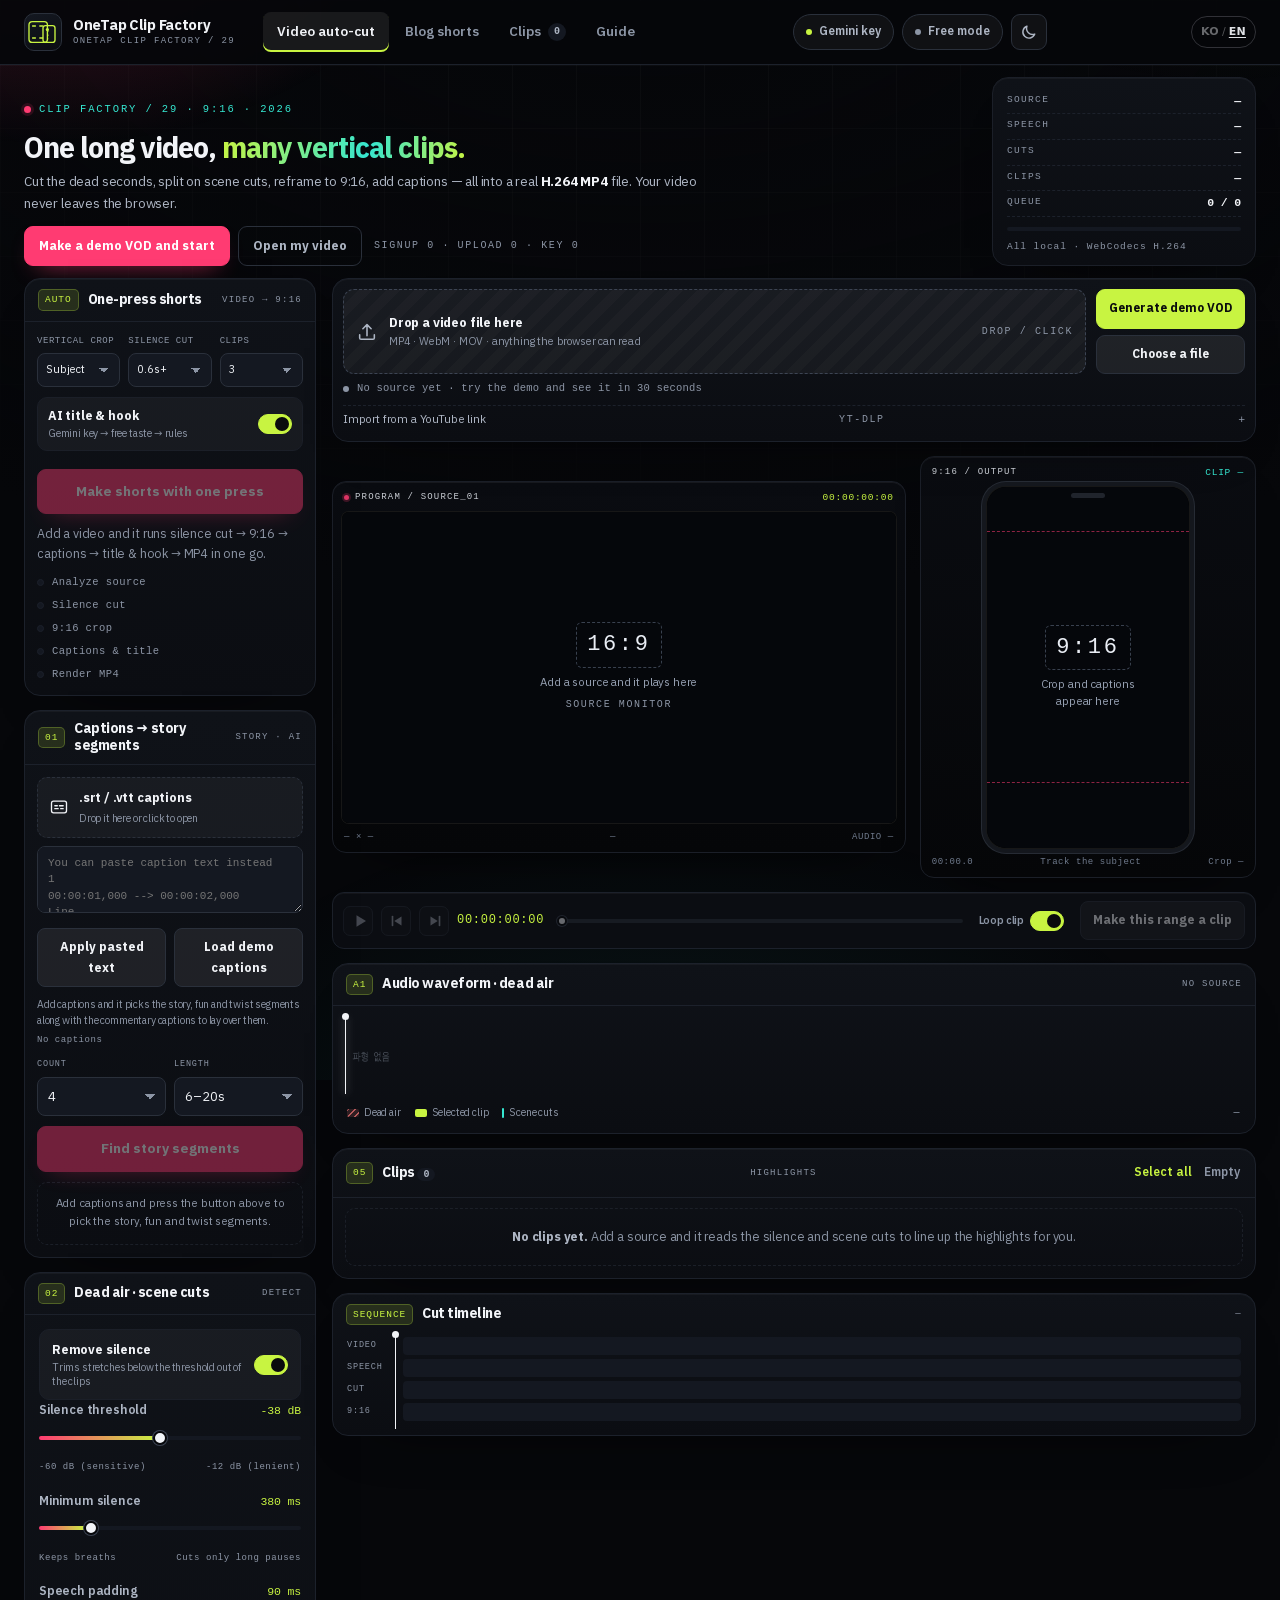
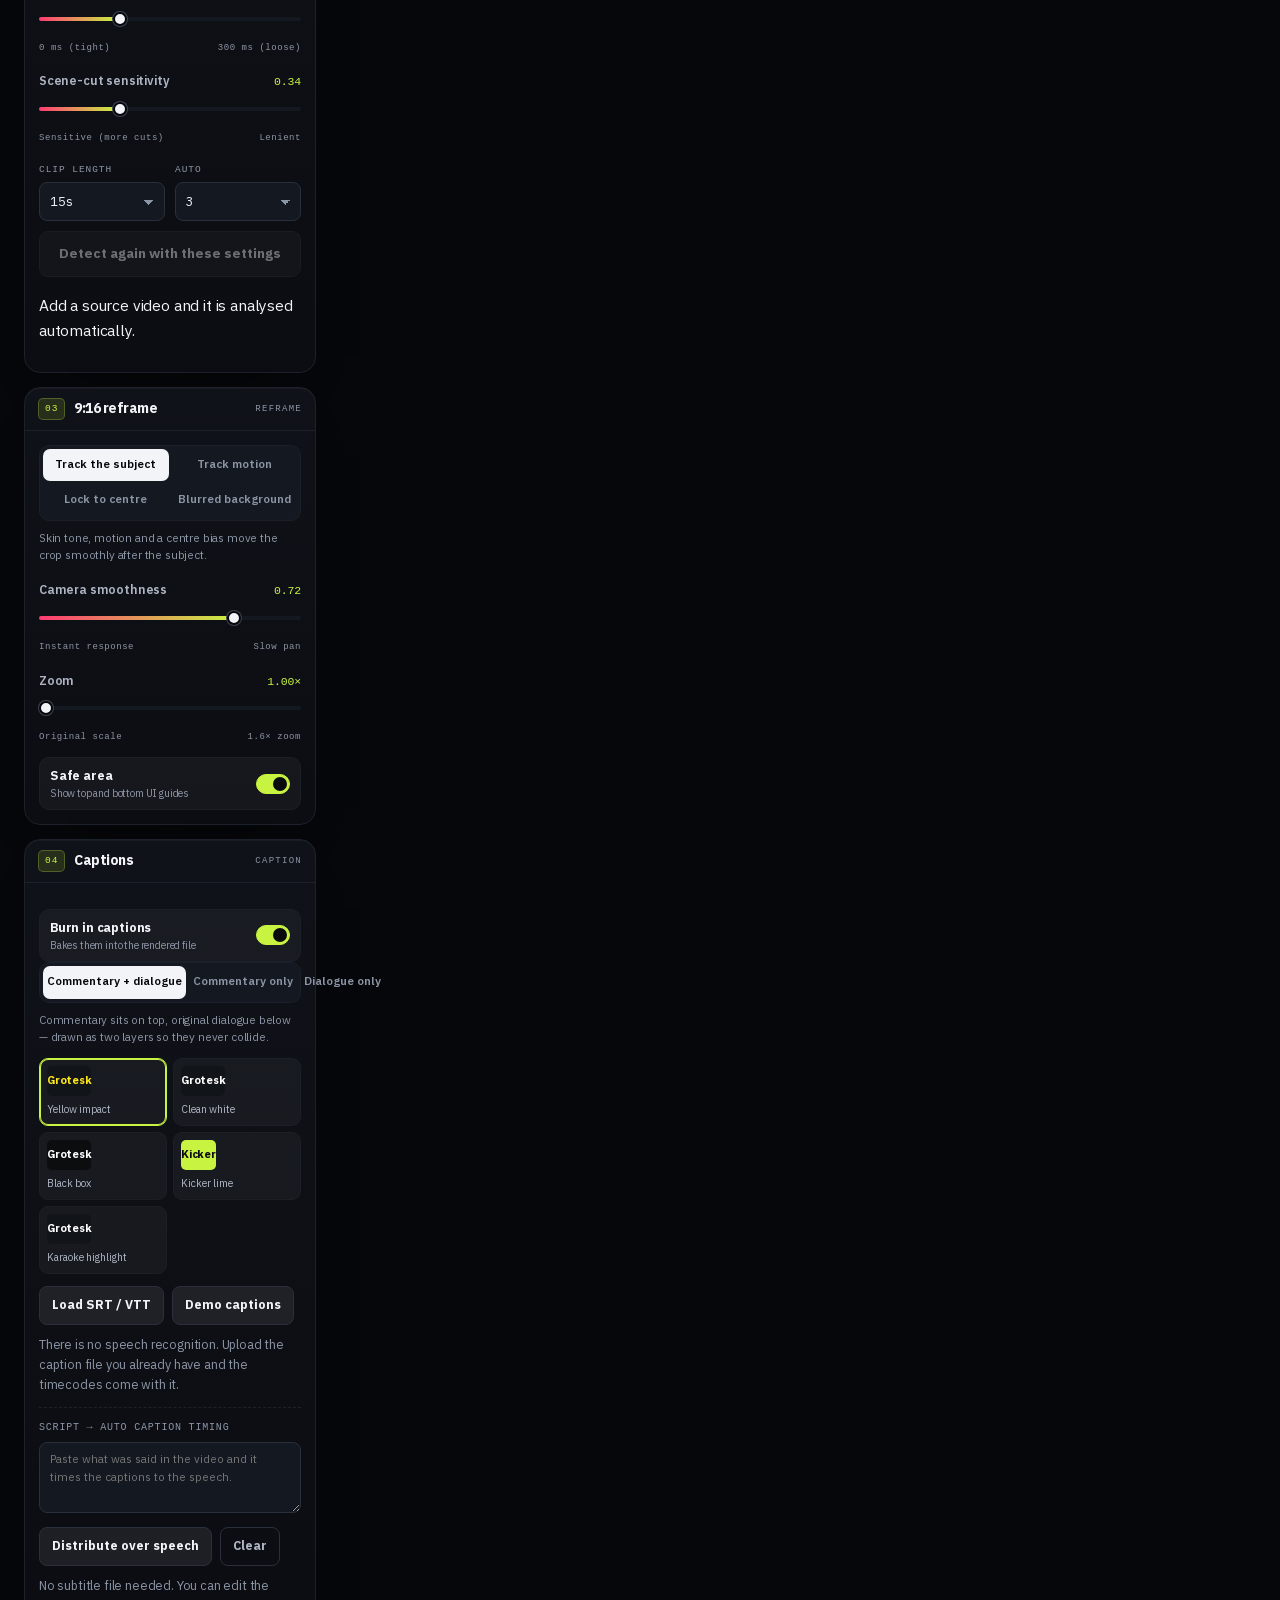
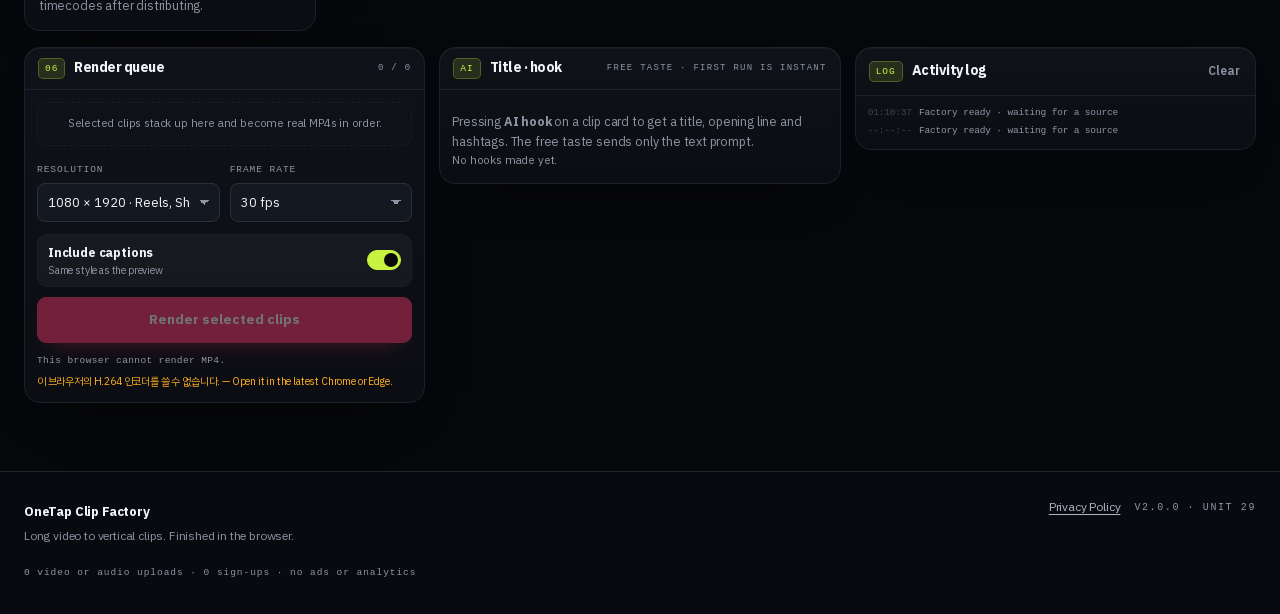
<file: index.html>
<!DOCTYPE html>
<html lang="ko" data-theme="dark" data-design="factory-console.v1">
<head>
<meta charset="utf-8" />
<meta name="viewport" content="width=device-width, initial-scale=1, viewport-fit=cover" />
<title>원탭 클립 팩토리 — 영상 자동컷 · 블로그 → 9:16 숏폼 쇼츠</title>
<meta name="description" content="영상 하나면 무음 컷·9:16 리프레임·카라오케 자막까지 자동으로 9:16 숏폼 MP4 여러 개를, 블로그 URL 하나면 5장면 카드 쇼츠를 만들어 주는 브라우저 완결 도구. 내 무료 Gemini 키·Fish Audio 성우 더빙은 선택. 가입 없음, 영상 서버 전송 없음." />
<meta name="theme-color" content="#06070A" />
<meta name="color-scheme" content="dark light" />
<link rel="canonical" href="https://marcj81.github.io/onetap-clip-factory/" />
<link rel="icon" href="favicon.svg" type="image/svg+xml" />
<link rel="stylesheet" href="styles.css?v=2.1.0" />
<script type="application/ld+json">
{"@context":"https://schema.org","@type":"WebApplication","name":"원탭 클립 팩토리","applicationCategory":"MultimediaApplication","operatingSystem":"Web","offers":{"@type":"Offer","price":"0","priceCurrency":"KRW"},"description":"긴 영상을 무음 제거·장면 컷 감지·9:16 피사체 추적 리프레임·자막과 함께 여러 개의 숏폼 MP4(H.264)로 뽑는 브라우저 완결 도구. 자막을 넣으면 AI가 스토리·재미 구간을 추천하고 해설 자막을 새로 쓰며, 서버 전송 없이 동작합니다.","inLanguage":"ko"}
</script>
</head>
<body>
<a class="skip-link" href="#main">본문으로 바로가기</a>

<header class="topbar">
  <div class="topbar-inner">
    <a class="brand" href="#factory" data-tab-link="factory" aria-label="원탭 클립 팩토리 홈">
      <span class="brand-mark" aria-hidden="true">
        <svg viewBox="0 0 40 40" width="32" height="32">
          <rect x="2.5" y="7" width="23" height="26" rx="4" fill="none" stroke="currentColor" stroke-width="1.7" />
          <rect x="20" y="12" width="15" height="21" rx="3" fill="none" stroke="currentColor" stroke-width="1.7" />
          <path d="M7 12.5h3.5M7 27.5h3.5M16 12.5h3.5M16 27.5h3.5" stroke="currentColor" stroke-width="1.7" stroke-linecap="round" />
          <path d="M26 18v11" stroke="currentColor" stroke-width="1.4" stroke-dasharray="2 3" />
          <circle cx="25.5" cy="17" r="2" fill="currentColor" />
        </svg>
      </span>
      <span class="brand-text">
        <strong>원탭 클립 팩토리</strong>
        <small>ONETAP CLIP FACTORY / 29</small>
      </span>
    </a>

    <nav class="tabs" role="tablist" aria-label="주요 화면">
      <button class="tab is-active" role="tab" aria-selected="true" aria-controls="view-factory" id="tab-factory" data-tab="factory">영상 자동컷</button>
      <button class="tab" role="tab" aria-selected="false" aria-controls="view-blog" id="tab-blog" data-tab="blog">블로그 쇼츠</button>
      <button class="tab" role="tab" aria-selected="false" aria-controls="view-clips" id="tab-clips" data-tab="clips">클립 <span class="tab-count" id="tab-clip-count">0</span></button>
      <button class="tab" role="tab" aria-selected="false" aria-controls="view-guide" id="tab-guide" data-tab="guide">가이드</button>
    </nav>

    <div class="top-actions">
      <button type="button" class="pro-badge key-badge" id="btn-gemini" aria-haspopup="dialog" title="내 무료 Gemini 키">
        <span class="dot" aria-hidden="true"></span>
        <span id="gemini-badge-label">Gemini 키</span>
      </button>
      <button type="button" class="pro-badge" id="btn-pro-badge" aria-haspopup="dialog" title="Pro 연결 상태">
        <span class="dot" aria-hidden="true"></span>
        <span id="pro-badge-label">무료 모드</span>
      </button>
      <button type="button" class="icon-btn" id="btn-theme" aria-label="라이트 모드로 전환" title="라이트/다크">
        <svg class="ico-sun" viewBox="0 0 20 20" width="18" height="18" aria-hidden="true"><circle cx="10" cy="10" r="3.6" fill="none" stroke="currentColor" stroke-width="1.6"/><path d="M10 2v2M10 16v2M2 10h2M16 10h2M4.3 4.3l1.4 1.4M14.3 14.3l1.4 1.4M15.7 4.3l-1.4 1.4M5.7 14.3l-1.4 1.4" stroke="currentColor" stroke-width="1.5" stroke-linecap="round"/></svg>
        <svg class="ico-moon" viewBox="0 0 20 20" width="18" height="18" aria-hidden="true"><path d="M16.4 12.3A6.8 6.8 0 0 1 7.7 3.6a6.8 6.8 0 1 0 8.7 8.7z" fill="none" stroke="currentColor" stroke-width="1.6" stroke-linejoin="round"/></svg>
      </button>
    </div>
  </div>
</header>

<main id="main" tabindex="-1">

  <!-- ══════════════════════ 공장 ══════════════════════ -->
  <section class="view is-active" id="view-factory" role="tabpanel" aria-labelledby="tab-factory">

    <div class="factory-head">
      <div class="head-copy">
        <p class="kicker"><span class="live-dot" aria-hidden="true"></span> CLIP FACTORY / 29 · 9:16 · 2026</p>
        <h1>긴 영상 하나, <em>세로 클립 여러 개.</em></h1>
        <p class="lead">죽은 초를 지우고, 장면 컷으로 나누고, 9:16으로 따라잡고, 자막까지 — 실제 <strong>H.264 MP4</strong>로. 영상은 브라우저를 떠나지 않습니다.</p>
        <div class="head-cta">
          <button type="button" class="btn btn-primary" id="btn-demo-hero">데모 VOD 만들고 시작</button>
          <button type="button" class="btn btn-ghost" id="btn-pick-hero">내 영상 열기</button>
          <span class="mono-label">SIGNUP 0 · UPLOAD 0 · KEY 0</span>
        </div>
      </div>

      <div class="head-ticker" aria-hidden="true">
        <div class="ticker-row"><span>SOURCE</span><b id="tick-source">—</b></div>
        <div class="ticker-row"><span>SPEECH</span><b id="tick-speech">—</b></div>
        <div class="ticker-row"><span>CUTS</span><b id="tick-cuts">—</b></div>
        <div class="ticker-row"><span>CLIPS</span><b id="tick-clips">—</b></div>
        <div class="ticker-row"><span>QUEUE</span><b id="tick-queue">0 / 0</b></div>
        <div class="ticker-bar"><i id="tick-bar"></i></div>
        <p class="ticker-note">전 과정 로컬 · WebCodecs H.264</p>
      </div>
    </div>

    <div class="workbench">

      <!-- ── 왼쪽 레일 ── -->
      <aside class="rail" aria-label="자동·스토리·감지·리프레임·자막 설정">

        <section class="panel auto-panel" id="panel-auto">
          <header class="panel-head">
            <span class="panel-no">AUTO</span>
            <h2>원버튼 자동 쇼츠</h2>
            <span class="panel-tag" id="auto-tag">영상 → 9:16</span>
          </header>
          <div class="panel-body">
            <div class="auto-grid">
              <label class="mini-field" for="sel-auto-crop">
                <span>세로 크롭</span>
                <select id="sel-auto-crop">
                  <option value="subject" selected>피사체 추적</option>
                  <option value="center">중앙 고정</option>
                  <option value="blur">블러 배경</option>
                </select>
              </label>
              <label class="mini-field" for="sel-auto-silence">
                <span>무음 컷</span>
                <select id="sel-auto-silence">
                  <option value="0">자르지 않음</option>
                  <option value="400">0.4초 이상</option>
                  <option value="600" selected>0.6초 이상</option>
                  <option value="1000">1.0초 이상</option>
                </select>
              </label>
              <label class="mini-field" for="sel-auto-count">
                <span>클립 수</span>
                <select id="sel-auto-count">
                  <option value="2">2개</option>
                  <option value="3" selected>3개</option>
                  <option value="5">5개</option>
                </select>
              </label>
            </div>
            <label class="switch-row compact" for="tg-auto-ai">
              <span class="switch-copy"><strong>AI 제목·훅</strong><small>Gemini 키 → 무료 맛보기 → 규칙</small></span>
              <input type="checkbox" id="tg-auto-ai" class="switch" checked />
              <span class="switch-ui" aria-hidden="true"></span>
            </label>
            <button type="button" class="btn btn-primary btn-block" id="btn-auto-run" disabled>원버튼으로 쇼츠 만들기</button>
            <p class="hint" id="auto-hint">영상을 넣으면 무음 컷 → 9:16 → 자막 → 제목·훅 → MP4까지 한 번에 갑니다.</p>
            <ol class="auto-steps" id="auto-steps">
              <li data-step="analyze"><i aria-hidden="true"></i><span>원본 분석</span></li>
              <li data-step="cut"><i aria-hidden="true"></i><span>무음 컷</span></li>
              <li data-step="crop"><i aria-hidden="true"></i><span>9:16 크롭</span></li>
              <li data-step="text"><i aria-hidden="true"></i><span>자막·제목·훅</span></li>
              <li data-step="render"><i aria-hidden="true"></i><span>MP4 렌더</span></li>
            </ol>
          </div>
        </section>

        <section class="panel story-panel" id="panel-story">
          <header class="panel-head">
            <span class="panel-no">01</span>
            <h2>자막 → 스토리 구간</h2>
            <span class="panel-tag" id="story-tag">STORY · AI</span>
          </header>
          <div class="panel-body">
            <div class="story-drop" id="story-drop" tabindex="0" role="button" aria-label="자막 파일 열기. 클릭하거나 .srt·.vtt 파일을 끌어다 놓으세요.">
              <svg viewBox="0 0 24 24" width="20" height="20" aria-hidden="true"><rect x="3" y="5" width="18" height="14" rx="2.5" fill="none" stroke="currentColor" stroke-width="1.6"/><path d="M7 14h4M14 14h3M7 10.5h3M12.5 10.5h4.5" stroke="currentColor" stroke-width="1.6" stroke-linecap="round"/></svg>
              <span class="dz-copy"><strong>.srt / .vtt 자막</strong><small>끌어다 놓기 · 눌러서 열기</small></span>
            </div>
            <input type="file" id="story-file" accept=".srt,.vtt,text/vtt,text/plain" hidden />
            <textarea id="story-text" rows="3" spellcheck="false" placeholder="자막 텍스트를 붙여넣어도 됩니다&#10;1&#10;00:00:01,000 --&gt; 00:00:02,000&#10;대사"></textarea>
            <div class="btn-row">
              <button type="button" class="btn btn-soft btn-sm" id="btn-story-text">붙여넣기 적용</button>
              <button type="button" class="btn btn-soft btn-sm" id="btn-story-demo">데모 자막 불러오기</button>
            </div>
            <p class="story-status" id="story-status">자막을 넣으면 스토리·재미·반전 구간과 그 위에 얹을 해설 자막을 함께 골라 줍니다.</p>
            <span class="story-sub" id="story-sub-state">자막 없음</span>
            <div class="field-row">
              <label class="mini-field" for="sel-story-count">
                <span>개수</span>
                <select id="sel-story-count">
                  <option value="3">3개</option>
                  <option value="4" selected>4개</option>
                  <option value="5">5개</option>
                  <option value="6">6개</option>
                </select>
              </label>
              <label class="mini-field" for="sel-story-len">
                <span>길이</span>
                <select id="sel-story-len">
                  <option value="short">4~10초</option>
                  <option value="normal" selected>6~20초</option>
                  <option value="long">10~30초</option>
                </select>
              </label>
            </div>
            <button type="button" class="btn btn-primary btn-block" id="btn-story-run" disabled>AI 스토리 구간 찾기</button>
            <p class="story-fallback" id="story-fallback" hidden>무료 AI를 쓰지 못해 자막 규칙으로 초안을 만들었습니다. 문장은 다듬어 쓰세요. <button type="button" class="link-btn" id="btn-story-pro">Pro 연결</button></p>
            <div class="story-actions" id="story-actions" hidden>
              <button type="button" class="btn btn-accent btn-sm" id="btn-story-apply-all">추천 4개 클립으로 담기</button>
              <button type="button" class="link-btn muted" id="btn-story-clear">지우기</button>
            </div>
            <div class="story-result" id="story-result">
              <div class="empty-state small"><p>자막을 넣고 버튼을 누르면 추천 구간이 여기에 나옵니다.</p></div>
            </div>
          </div>
        </section>

        <section class="panel" id="panel-detect">
          <header class="panel-head">
            <span class="panel-no">02</span>
            <h2>죽은 초 · 장면 컷</h2>
            <span class="panel-tag">DETECT</span>
          </header>
          <div class="panel-body">
            <label class="switch-row" for="tg-silence">
              <span class="switch-copy"><strong>무음 제거</strong><small>임계치 아래 구간을 클립에서 뺍니다</small></span>
              <input type="checkbox" id="tg-silence" class="switch" checked />
              <span class="switch-ui" aria-hidden="true"></span>
            </label>

            <div class="field">
              <div class="field-head"><label for="rg-silence">무음 임계치</label><output id="out-silence">-38 dB</output></div>
              <input type="range" id="rg-silence" min="-60" max="-12" step="1" value="-38" />
              <div class="field-foot"><span>-60 dB (예민)</span><span>-12 dB (둔감)</span></div>
            </div>

            <div class="field">
              <div class="field-head"><label for="rg-minside">최소 무음 길이</label><output id="out-minside">380 ms</output></div>
              <input type="range" id="rg-minside" min="200" max="1200" step="20" value="380" />
              <div class="field-foot"><span>숨소리는 살림</span><span>긴 침묵만 자름</span></div>
            </div>

            <div class="field">
              <div class="field-head"><label for="rg-pad">말소리 여백</label><output id="out-pad">90 ms</output></div>
              <input type="range" id="rg-pad" min="0" max="300" step="10" value="90" />
              <div class="field-foot"><span>0 ms (타이트)</span><span>300 ms (여유)</span></div>
            </div>

            <div class="field">
              <div class="field-head"><label for="rg-scene">장면 컷 감도</label><output id="out-scene">0.34</output></div>
              <input type="range" id="rg-scene" min="0.1" max="0.9" step="0.02" value="0.34" />
              <div class="field-foot"><span>예민 (컷 많음)</span><span>둔감</span></div>
            </div>

            <div class="field-row">
              <label class="mini-field" for="sel-target">
                <span>클립 길이</span>
                <select id="sel-target">
                  <option value="8000">8초</option>
                  <option value="15000" selected>15초</option>
                  <option value="25000">25초</option>
                  <option value="35000">35초</option>
                  <option value="45000">45초</option>
                </select>
              </label>
              <label class="mini-field" for="sel-count">
                <span>자동 선택</span>
                <select id="sel-count">
                  <option value="2">2개</option>
                  <option value="3" selected>3개</option>
                  <option value="5">5개</option>
                  <option value="8">8개</option>
                </select>
              </label>
            </div>

            <button type="button" class="btn btn-soft btn-block" id="btn-redetect" disabled>설정으로 다시 감지</button>
            <p class="detect-summary" id="detect-summary">원본을 넣으면 자동으로 분석합니다.</p>
          </div>
        </section>

        <section class="panel" id="panel-reframe">
          <header class="panel-head">
            <span class="panel-no">03</span>
            <h2>9:16 리프레임</h2>
            <span class="panel-tag">REFRAME</span>
          </header>
          <div class="panel-body">
            <div class="seg" role="radiogroup" aria-label="추적 방식" id="track-modes">
              <button type="button" class="seg-btn is-active" role="radio" aria-checked="true" data-mode="subject">피사체 추적</button>
              <button type="button" class="seg-btn" role="radio" aria-checked="false" data-mode="motion">움직임 추적</button>
              <button type="button" class="seg-btn" role="radio" aria-checked="false" data-mode="center">중앙 고정</button>
              <button type="button" class="seg-btn" role="radio" aria-checked="false" data-mode="blur">블러 배경</button>
            </div>
            <p class="mode-note" id="mode-note">피부톤 + 움직임 + 중앙 가중으로 크롭 중심을 부드럽게 따라갑니다.</p>

            <div class="field">
              <div class="field-head"><label for="rg-smooth">카메라 부드러움</label><output id="out-smooth">0.72</output></div>
              <input type="range" id="rg-smooth" min="0" max="0.95" step="0.01" value="0.72" />
              <div class="field-foot"><span>즉각 반응</span><span>느긋한 팬</span></div>
            </div>

            <div class="field">
              <div class="field-head"><label for="rg-zoom">줌</label><output id="out-zoom">1.00×</output></div>
              <input type="range" id="rg-zoom" min="1" max="1.6" step="0.02" value="1" />
              <div class="field-foot"><span>원본 그대로</span><span>1.6× 확대</span></div>
            </div>

            <label class="switch-row compact" for="tg-safe">
              <span class="switch-copy"><strong>안전 영역</strong><small>상·하단 UI 가림선</small></span>
              <input type="checkbox" id="tg-safe" class="switch" checked />
              <span class="switch-ui" aria-hidden="true"></span>
            </label>
          </div>
        </section>

        <section class="panel" id="panel-caption">
          <header class="panel-head">
            <span class="panel-no">04</span>
            <h2>자막</h2>
            <span class="panel-tag">CAPTION</span>
          </header>
          <div class="panel-body">
            <label class="switch-row compact" for="tg-captions">
              <span class="switch-copy"><strong>자막 굽기</strong><small>렌더 결과에 함께 넣습니다</small></span>
              <input type="checkbox" id="tg-captions" class="switch" checked />
              <span class="switch-ui" aria-hidden="true"></span>
            </label>

            <div class="seg" id="caption-modes" role="radiogroup" aria-label="자막 표시 모드">
              <button type="button" class="seg-btn is-active" role="radio" aria-checked="true" data-cmode="both">해설+대사</button>
              <button type="button" class="seg-btn" role="radio" aria-checked="false" data-cmode="commentary">해설만</button>
              <button type="button" class="seg-btn" role="radio" aria-checked="false" data-cmode="dialogue">대사만</button>
            </div>
            <p class="mode-note" id="caption-mode-note">해설 자막은 위, 원본 대사는 아래 — 두 층이 겹치지 않게 따로 그립니다.</p>

            <div class="style-grid" id="caption-styles" role="radiogroup" aria-label="자막 스타일"></div>

            <div class="btn-row">
              <button type="button" class="btn btn-soft btn-sm" id="btn-srt-open">SRT / VTT 불러오기</button>
              <button type="button" class="btn btn-soft btn-sm" id="btn-demo-srt">데모 자막</button>
            </div>
            <input type="file" id="srt-input" accept=".srt,.vtt,text/plain" hidden />
            <p class="hint" id="caption-note">음성 인식은 넣지 않았습니다. 쓰던 자막 파일을 그대로 올리면 타임코드까지 살립니다.</p>

            <div class="script-box">
              <label class="script-label" for="ta-script">대본 → 자막 자동 배분</label>
              <textarea id="ta-script" rows="3" spellcheck="false" placeholder="영상에서 말한 대본을 붙여넣으면 말소리 구간에 맞춰 자막 타임코드를 만듭니다."></textarea>
              <div class="btn-row">
                <button type="button" class="btn btn-soft btn-sm" id="btn-script-apply">말소리 구간에 배분</button>
                <button type="button" class="btn btn-ghost btn-sm" id="btn-script-clear">지우기</button>
              </div>
              <p class="hint" id="script-status">자막 파일이 없어도 됩니다. 배분한 뒤 타임코드는 직접 고칠 수 있습니다.</p>
            </div>
          </div>
        </section>
      </aside>

      <!-- ── 가운데 스테이지 ── -->
      <div class="stage-col">

        <section class="panel source-bar" id="panel-source">
          <div class="source-main">
            <div class="dropzone" id="dropzone" tabindex="0" role="button" aria-label="영상 파일 열기. 클릭하거나 파일을 끌어다 놓으세요.">
              <svg viewBox="0 0 24 24" width="22" height="22" aria-hidden="true"><path d="M12 16V4m0 0L7.5 8.5M12 4l4.5 4.5" fill="none" stroke="currentColor" stroke-width="1.7" stroke-linecap="round" stroke-linejoin="round"/><path d="M4 15v3.5A1.5 1.5 0 0 0 5.5 20h13a1.5 1.5 0 0 0 1.5-1.5V15" fill="none" stroke="currentColor" stroke-width="1.7" stroke-linecap="round"/></svg>
              <span class="dz-copy"><strong>영상 파일을 떨어뜨리세요</strong><small>MP4 · WebM · MOV · 브라우저가 읽는 형식이면 됩니다</small></span>
              <span class="dz-hint mono-label">DROP / CLICK</span>
            </div>
            <div class="source-btns">
              <button type="button" class="btn btn-accent" id="btn-demo">데모 VOD 생성</button>
              <button type="button" class="btn btn-soft" id="btn-pick">파일 선택</button>
            </div>
          </div>
          <input type="file" id="file-input" accept="video/mp4,video/webm,video/quicktime,video/*" hidden />
          <div class="source-meta" id="src-meta">
            <span class="src-dot" aria-hidden="true"></span>
            <span id="src-state">아직 원본이 없습니다 · 데모로 30초 만에 확인해 보세요</span>
          </div>
          <div class="source-progress" id="src-progress" hidden><i id="src-progress-bar"></i></div>
          <details class="yt">
            <summary><span>유튜브 링크로 가져오기</span><span class="mono-label">yt-dlp</span></summary>
            <p class="hint">브라우저는 유튜브 영상을 직접 내려받을 수 없습니다(CORS·이용약관). 아래 명령을 내 컴퓨터 터미널에서 실행한 뒤, 받은 <code>.mp4</code>를 위 칸으로 끌어다 놓으세요. 이 앱은 링크를 전송하지 않습니다.</p>
            <div class="yt-row">
              <input type="url" id="yt-url" placeholder="https://www.youtube.com/watch?v=..." spellcheck="false" />
              <button type="button" class="btn btn-soft btn-sm" id="btn-copy-cmd">명령 복사</button>
            </div>
            <code class="cmd" id="yt-cmd">yt-dlp -f "bestvideo[ext=mp4]+bestaudio[ext=m4a]/best[ext=mp4]" --write-subs --write-auto-subs --sub-langs "ko.*,en.*" --convert-subs srt -o "%(title)s.%(ext)s" "https://www.youtube.com/watch?v=..."</code>
          </details>
        </section>

        <div class="monitors">
          <section class="monitor monitor-src" aria-label="원본 모니터">
            <header class="mon-head">
              <span class="mon-label"><span class="live-dot" aria-hidden="true"></span> PROGRAM / SOURCE_01</span>
              <span class="mon-tc" id="src-tc">00:00:00:00</span>
            </header>
            <div class="screen" id="src-screen" tabindex="0" role="button" aria-label="원본 모니터. 클릭하면 원본 모드로 돌아갑니다." title="클릭하면 원본 모드로 돌아갑니다">
              <video id="src-video" playsinline preload="auto" muted></video>
              <div class="screen-grid" aria-hidden="true"></div>
              <div class="screen-empty" id="screen-empty">
                <span class="empty-glyph" aria-hidden="true">16:9</span>
                <p>원본을 넣으면 여기서 재생됩니다</p>
                <span class="mono-label">SOURCE MONITOR</span>
              </div>
              <div class="crop-guide" id="src-crop-guide" hidden aria-hidden="true"><span>9:16 CROP</span></div>
              <span class="screen-badge" id="src-badge" hidden>LIVE</span>
            </div>
            <footer class="mon-foot">
              <span id="src-res">— × —</span>
              <span id="src-fmt">—</span>
              <span id="src-audio">AUDIO —</span>
            </footer>
          </section>

          <section class="monitor monitor-out" aria-label="9:16 프리뷰">
            <header class="mon-head">
              <span class="mon-label">9:16 / OUTPUT</span>
              <span class="mon-chip" id="out-clip">CLIP —</span>
            </header>
            <div class="phone">
              <div class="phone-screen">
                <canvas id="preview-canvas" width="540" height="960" role="img" aria-label="9:16 리프레임 미리보기"></canvas>
                <div class="preview-empty" id="preview-empty">
                  <span class="empty-glyph" aria-hidden="true">9:16</span>
                  <p>크롭과 자막이<br />여기서 보입니다</p>
                </div>
                <div class="safe-area" id="safe-area" aria-hidden="true"><i class="safe-top"></i><i class="safe-bottom"></i></div>
                <span class="phone-live" id="phone-live" hidden>● REC PREVIEW</span>
              </div>
              <div class="phone-notch" aria-hidden="true"></div>
            </div>
            <footer class="mon-foot">
              <span id="out-tc">00:00.0</span>
              <span id="out-mode">피사체 추적</span>
              <span id="out-crop">크롭 —</span>
            </footer>
          </section>
        </div>

        <div class="transport">
          <button type="button" class="icon-btn play" id="btn-play" aria-label="재생" disabled>
            <svg class="ico-play" viewBox="0 0 20 20" width="20" height="20" aria-hidden="true"><path d="M6.5 4.2v11.6L16 10z" fill="currentColor"/></svg>
            <svg class="ico-pause" viewBox="0 0 20 20" width="20" height="20" aria-hidden="true"><path d="M5.5 4.5h3v11h-3zM11.5 4.5h3v11h-3z" fill="currentColor"/></svg>
          </button>
          <button type="button" class="icon-btn" id="btn-prev-cut" aria-label="이전 컷으로" title="이전 컷" disabled>
            <svg viewBox="0 0 20 20" width="18" height="18" aria-hidden="true"><path d="M15 5v10L7 10z" fill="currentColor"/><path d="M5 5v10" stroke="currentColor" stroke-width="1.8" stroke-linecap="round"/></svg>
          </button>
          <button type="button" class="icon-btn" id="btn-next-cut" aria-label="다음 컷으로" title="다음 컷" disabled>
            <svg viewBox="0 0 20 20" width="18" height="18" aria-hidden="true"><path d="M5 5v10l8-5z" fill="currentColor"/><path d="M15 5v10" stroke="currentColor" stroke-width="1.8" stroke-linecap="round"/></svg>
          </button>
          <div class="transport-tc" id="tc-main">00:00:00:00</div>
          <div class="transport-mid">
            <input type="range" id="scrub" min="0" max="1000" value="0" step="1" aria-label="재생 위치" disabled />
          </div>
          <label class="switch-row inline" for="tg-loop">
            <span class="switch-copy"><strong>클립 반복</strong></span>
            <input type="checkbox" id="tg-loop" class="switch" checked />
            <span class="switch-ui" aria-hidden="true"></span>
          </label>
          <button type="button" class="btn btn-soft btn-sm" id="btn-add-clip" disabled>이 구간을 클립으로</button>
        </div>

        <section class="panel wave-panel" aria-label="오디오 파형과 컷">
          <header class="panel-head">
            <span class="panel-no">A1</span>
            <h2>오디오 파형 · 죽은 초</h2>
            <span class="panel-tag" id="wave-state">원본 없음</span>
          </header>
          <div class="wave-wrap">
            <div id="waveform" aria-label="오디오 파형. 클릭하면 그 지점으로 이동합니다."></div>
            <div class="wave-overlay" id="wave-overlay" aria-hidden="true">
              <div class="silence-layer" id="silence-layer"></div>
              <div class="clip-layer" id="clip-layer"></div>
              <div class="cut-layer" id="cut-layer"></div>
              <div class="wave-playhead" id="wave-playhead"></div>
            </div>
          </div>
          <div class="wave-legend">
            <span><i class="lg lg-silence"></i>죽은 초</span>
            <span><i class="lg lg-clip"></i>선택 클립</span>
            <span><i class="lg lg-cut"></i>장면 컷</span>
            <span class="legend-right mono-label" id="wave-meta">—</span>
          </div>
        </section>

        <section class="panel clip-strip" aria-label="추출된 클립">
          <header class="panel-head">
            <span class="panel-no">05</span>
            <h2>클립 <span class="count-pill" id="clip-count">0</span></h2>
            <span class="panel-tag">HIGHLIGHTS</span>
            <div class="head-actions">
              <button type="button" class="link-btn" id="btn-select-all">전체 선택</button>
              <button type="button" class="link-btn muted" id="btn-clear-clips">비우기</button>
            </div>
          </header>
          <div class="clip-cards" id="clip-cards">
            <div class="empty-state" id="clips-empty">
              <p><strong>아직 클립이 없습니다.</strong> 원본을 넣으면 무음과 장면 컷을 읽어 하이라이트를 자동으로 골라 둡니다.</p>
            </div>
          </div>
        </section>

        <section class="panel timeline-panel" aria-label="컷 타임라인">
          <header class="panel-head">
            <span class="panel-no">SEQUENCE</span>
            <h2>컷 타임라인</h2>
            <span class="panel-tag" id="tl-meta">—</span>
          </header>
          <div class="timeline" id="timeline">
            <div class="tl-lane" data-lane="video"><span class="tl-label">VIDEO</span><div class="tl-track" id="tl-video"></div></div>
            <div class="tl-lane" data-lane="speech"><span class="tl-label">SPEECH</span><div class="tl-track" id="tl-speech"></div></div>
            <div class="tl-lane" data-lane="cut"><span class="tl-label">CUT</span><div class="tl-track" id="tl-cut"></div></div>
            <div class="tl-lane" data-lane="out"><span class="tl-label">9:16</span><div class="tl-track" id="tl-out"></div></div>
            <div class="tl-playhead" id="tl-playhead"><span></span></div>
          </div>
        </section>
      </div>

      <!-- ── 오른쪽 큐 ── -->
      <aside class="queue-col" aria-label="렌더 큐와 기록">
        <section class="panel render-panel">
          <header class="panel-head">
            <span class="panel-no">06</span>
            <h2>렌더 큐</h2>
            <span class="panel-tag" id="queue-count">0 / 0</span>
          </header>
          <div class="panel-body">
            <div class="render-list" id="render-list">
              <div class="empty-state small"><p>선택한 클립이 여기에 쌓입니다. 순서대로 실제 MP4가 만들어집니다.</p></div>
            </div>

            <div class="field-row">
              <label class="mini-field" for="sel-preset">
                <span>해상도</span>
                <select id="sel-preset"></select>
              </label>
              <label class="mini-field" for="sel-fps">
                <span>프레임</span>
                <select id="sel-fps">
                  <option value="30" selected>30 fps</option>
                  <option value="24">24 fps</option>
                </select>
              </label>
            </div>

            <label class="switch-row compact" for="tg-render-caption">
              <span class="switch-copy"><strong>자막 포함</strong><small>미리보기와 같은 스타일</small></span>
              <input type="checkbox" id="tg-render-caption" class="switch" checked />
              <span class="switch-ui" aria-hidden="true"></span>
            </label>

            <button type="button" class="btn btn-primary btn-block" id="btn-render" disabled>선택 클립 렌더</button>
            <button type="button" class="btn btn-ghost btn-block" id="btn-cancel-render" hidden>렌더 취소</button>
            <button type="button" class="btn btn-accent btn-block" id="btn-zip" hidden>완료된 클립 ZIP으로 받기</button>
            <p class="render-summary" id="render-summary">H.264 · MP4 · 브라우저에서 인코딩</p>
            <div class="cap-note" id="cap-note">이 브라우저의 인코더를 확인하는 중…</div>
          </div>
        </section>

        <section class="panel ai-panel">
          <header class="panel-head">
            <span class="panel-no">AI</span>
            <h2>제목 · 훅</h2>
            <span class="panel-tag" id="ai-badge">무료 맛보기</span>
          </header>
          <div class="panel-body">
            <p class="hint" id="ai-hint">클립 카드의 <strong>AI 훅</strong>을 누르면 제목·첫 문장·해시태그를 만듭니다. 무료 맛보기는 텍스트 프롬프트만 전송합니다.</p>
            <div class="ai-out" id="ai-out" aria-live="polite">
              <p class="ai-placeholder">아직 만든 훅이 없습니다.</p>
            </div>
          </div>
        </section>

        <section class="panel log-panel">
          <header class="panel-head">
            <span class="panel-no">LOG</span>
            <h2>작업 기록</h2>
            <div class="head-actions"><button type="button" class="link-btn muted" id="btn-clear-log">지우기</button></div>
          </header>
          <ol class="log-list" id="log-list" aria-live="polite">
            <li class="log-item"><span class="log-time">--:--:--</span><span>공장 준비 완료 · 원본을 기다립니다</span></li>
          </ol>
        </section>
      </aside>
    </div>
  </section>

  <!-- ══════════════════════ 클립 ══════════════════════ -->
  <section class="view" id="view-clips" role="tabpanel" aria-labelledby="tab-clips" hidden>
    <div class="page-head">
      <div>
        <p class="kicker">CLIP SHEET</p>
        <h1>클립 다듬기</h1>
        <p class="lead narrow">제목·훅을 고치고, 자막 타임코드를 직접 손보고, 렌더할 클립만 남기세요.</p>
      </div>
      <div class="page-head-actions">
        <button type="button" class="btn btn-soft" id="btn-clips-to-factory">공장으로</button>
        <button type="button" class="btn btn-primary" id="btn-clips-render">선택 클립 렌더</button>
      </div>
    </div>

    <div class="clip-sheet">
      <section class="panel clip-editor-panel">
        <header class="panel-head">
          <span class="panel-no">CLIPS</span>
          <h2>클립 목록</h2>
          <span class="panel-tag" id="sheet-count">0</span>
        </header>
        <div class="sheet-list" id="sheet-list">
          <div class="empty-state"><p>아직 클립이 없습니다. 공장에서 원본을 분석하세요.</p></div>
        </div>
      </section>

      <section class="panel cue-panel">
        <header class="panel-head">
          <span class="panel-no">T1</span>
          <h2>자막 편집</h2>
          <span class="panel-tag" id="cue-count">0 큐</span>
        </header>
        <div class="panel-body">
          <div class="cue-tools">
            <button type="button" class="btn btn-soft btn-sm" id="btn-cue-add">+ 큐 추가</button>
            <button type="button" class="btn btn-soft btn-sm" id="btn-srt-export">SRT 내려받기</button>
            <button type="button" class="btn btn-soft btn-sm" id="btn-cue-demo">데모 자막</button>
            <button type="button" class="btn btn-soft btn-sm" id="btn-cue-shift">+0.5초 밀기</button>
            <span class="cue-status" id="cue-status">자막 없음</span>
          </div>
          <div class="cue-list" id="cue-list">
            <div class="empty-state small"><p>SRT/VTT를 올리거나, 데모 자막을 불러오세요.</p></div>
          </div>
          <details class="srt-box">
            <summary>SRT 원문으로 고치기</summary>
            <textarea id="cue-srt" rows="10" spellcheck="false" placeholder="1&#10;00:00:00,000 --> 00:00:02,000&#10;자막 문장"></textarea>
            <div class="btn-row">
              <button type="button" class="btn btn-soft btn-sm" id="btn-srt-apply">원문 적용</button>
              <button type="button" class="btn btn-ghost btn-sm" id="btn-srt-refresh">목록에서 다시 만들기</button>
            </div>
          </details>
        </div>
      </section>

      <section class="panel comm-panel">
        <header class="panel-head">
          <span class="panel-no">T2</span>
          <h2>AI 해설 자막</h2>
          <span class="panel-tag" id="comm-count">0 큐</span>
        </header>
        <div class="panel-body">
          <div class="cue-tools">
            <button type="button" class="btn btn-soft btn-sm" id="btn-comm-add">+ 큐 추가</button>
            <button type="button" class="btn btn-soft btn-sm" id="btn-comm-regen">초안 다시 만들기</button>
            <label class="comm-style" for="sel-comm-style">
              <span>모양</span>
              <select id="sel-comm-style">
                <option value="badge" selected>배지</option>
                <option value="plain">외곽선</option>
              </select>
            </label>
            <span class="cue-status" id="comm-clip">클립 없음</span>
          </div>
          <p class="hint">스토리 추천으로 담은 클립에는 AI가 새로 쓴 해설 자막이, 나머지 클립에는 자막 대사로 만든 초안이 붙습니다. 문장을 고치면 미리보기·MP4에 그대로 반영됩니다.</p>
          <div class="comm-list" id="comm-list">
            <div class="empty-state small"><p>클립을 고르면 해설 자막이 여기에 나옵니다.</p></div>
          </div>
        </div>
      </section>
    </div>
  </section>

  <!-- ══════════════════════ 블로그 → 쇼츠 ══════════════════════ -->
  <section class="view" id="view-blog" role="tabpanel" aria-labelledby="tab-blog" hidden>
    <div class="page-head blog-head">
      <div>
        <p class="kicker"><span class="live-dot" aria-hidden="true"></span> BLOG → SHORTS · 9:16</p>
        <h1>블로그 글 하나, <em>카드 쇼츠 하나.</em></h1>
        <p class="lead narrow">URL이나 본문을 넣으면 3~15장면 대본·화면 제목·자막·무료 성우 더빙을 만들고, 실제 H.264 MP4로 뽑습니다. 막힌 블로그는 붙여넣기로 바로 넘어갑니다.</p>
      </div>
      <div class="page-head-actions">
        <button type="button" class="btn btn-soft" id="btn-blog-demo">샘플 글로 체험</button>
        <button type="button" class="btn btn-primary" id="btn-blog-top-render">9:16 MP4 렌더</button>
      </div>
    </div>

    <div class="blog-grid">
      <aside class="blog-rail">
        <section class="panel" id="panel-blog-source">
          <header class="panel-head">
            <span class="panel-no">01</span>
            <h2>글 가져오기</h2>
            <span class="panel-tag" id="blog-src-tag">URL · 붙여넣기</span>
          </header>
          <div class="panel-body">
            <div class="url-row">
              <input type="url" id="blog-url" placeholder="https://blog.naver.com/아이디/글번호" spellcheck="false" />
              <button type="button" class="btn btn-soft btn-sm" id="btn-blog-fetch">읽기</button>
            </div>
            <p class="hint" id="blog-fetch-note">무료 읽기 프록시(r.jina.ai)로 제목·본문·사진을 가져옵니다. 막히면 아래에 본문을 붙여넣으세요.</p>
            <label class="script-label" for="blog-text">본문 붙여넣기 <span class="mono-label">CTRL+V</span></label>
            <textarea id="blog-text" rows="6" spellcheck="false" placeholder="블로그 글을 그대로 붙여넣으세요. 첫 줄은 제목으로 씁니다."></textarea>
            <div class="btn-row">
              <button type="button" class="btn btn-soft btn-sm" id="btn-blog-use">이 본문으로</button>
              <button type="button" class="btn btn-ghost btn-sm" id="btn-blog-clear">비우기</button>
            </div>
            <div class="blog-meta" id="blog-meta">아직 글이 없습니다.</div>
            <div class="blog-thumbs" id="blog-thumbs"></div>
            <input type="file" id="blog-images" accept="image/*" multiple hidden />
            <div class="btn-row">
              <button type="button" class="btn btn-ghost btn-sm" id="btn-blog-images">내 사진 넣기</button>
              <button type="button" class="btn btn-ghost btn-sm" id="btn-blog-pexels">Pexels로 찾기</button>
            </div>
            <label class="mini-field" for="inp-pexels-key" hidden id="pexels-field">
              <span>Pexels 무료 키</span>
              <input type="password" id="inp-pexels-key" autocomplete="off" placeholder="선택 · 넣으면 장면 사진을 찾아 줍니다" />
            </label>
            <label class="switch-row compact" for="tg-blog-images">
              <span class="switch-copy"><strong>글 사진 쓰기</strong><small>없으면 그라데이션 카드</small></span>
              <input type="checkbox" id="tg-blog-images" class="switch" checked />
              <span class="switch-ui" aria-hidden="true"></span>
            </label>
          </div>
        </section>

        <section class="panel" id="panel-blog-voice">
          <header class="panel-head">
            <span class="panel-no">02</span>
            <h2>목소리 · BGM</h2>
            <span class="panel-tag" id="tts-tag">무음 자막</span>
          </header>
          <div class="panel-body">
            <label class="mini-field" for="sel-tts">
              <span>더빙</span>
              <select id="sel-tts">
                <option value="edge" selected>무료 한국어 성우 (Edge TTS)</option>
                <option value="fish">Fish Audio 성우 (내 키)</option>
                <option value="browser">브라우저 음성 (미리 듣기만)</option>
                <option value="silent">무음 (자막 타이밍)</option>
              </select>
            </label>
            <div id="edge-fields">
              <label class="mini-field" for="sel-edge-voice">
                <span>성우</span>
                <select id="sel-edge-voice"></select>
              </label>
              <div class="field-row">
                <label class="mini-field" for="rg-edge-rate">
                  <span>말 속도</span>
                  <select id="rg-edge-rate">
                    <option value="-15%">느리게</option>
                    <option value="+0%" selected>보통</option>
                    <option value="+12%">빠르게</option>
                    <option value="+25%">아주 빠르게</option>
                  </select>
                </label>
                <label class="mini-field" for="inp-edge-proxy">
                  <span>성우 서버</span>
                  <input type="url" id="inp-edge-proxy" placeholder="https://onetap-fish-proxy.onetap-ai.workers.dev" spellcheck="false" />
                </label>
              </div>
              <p class="hint">키 없이 무료입니다. 첫 장면을 미리 들어 보고 마음에 드는 성우를 고르세요.</p>
              <button type="button" class="btn btn-soft btn-sm" id="btn-edge-test">첫 장면 목소리 미리 듣기</button>
            </div>
            <div id="fish-fields" hidden>
              <label class="mini-field" for="inp-fish-key">
                <span>Fish 키</span>
                <input type="password" id="inp-fish-key" autocomplete="off" placeholder="Bearer 없이 키만" />
              </label>
              <div class="fish-key-box">
                <a class="btn btn-soft btn-sm fish-key-link" id="fish-key-link" href="https://fish.audio/app/api-keys" target="_blank" rel="noopener noreferrer">Fish Audio 키 발급받기 ↗</a>
                <ol class="fish-key-steps">
                  <li>링크에서 가입·로그인 후 API 키 생성·복사</li>
                  <li>Bearer 없이 키 문자열만 붙여넣기</li>
                  <li>모델 s2.1-pro-free로 미리 듣기</li>
                </ol>
              </div>
              <div class="field-row">
                <label class="mini-field" for="sel-fish-model">
                  <span>모델</span>
                  <select id="sel-fish-model">
                    <option value="s2.1-pro-free" selected>s2.1-pro-free (무료)</option>
                    <option value="s2.1-pro">s2.1-pro</option>
                  </select>
                </label>
                <label class="mini-field" for="inp-fish-voice">
                  <span>보이스 ID</span>
                  <input type="text" id="inp-fish-voice" autocomplete="off" placeholder="선택" />
                </label>
              </div>
              <label class="mini-field" for="inp-fish-proxy">
                <span>프록시 주소 (기본: 무료 프록시)</span>
                <input type="url" id="inp-fish-proxy" placeholder="https://onetap-fish-proxy.onetap-ai.workers.dev" spellcheck="false" />
              </label>
              <p class="hint" id="fish-note">무료 프록시가 기본으로 연결돼 있어 Fish 키만 넣으면 됩니다. 다른 프록시로 바꿀 수 있고, 칸을 비우면 Fish Audio로 직접 붙습니다(대부분 CORS로 막힘).</p>
              <button type="button" class="btn btn-soft btn-sm" id="btn-tts-test">첫 장면 목소리 미리 듣기</button>
            </div>
            <label class="mini-field" for="sel-bgm">
              <span>BGM</span>
              <select id="sel-bgm">
                <option value="lofi" selected>Lo-fi Chill</option>
                <option value="upbeat">Upbeat Vlog</option>
                <option value="cinematic">Cinematic Tension</option>
                <option value="news">News Briefing</option>
                <option value="playful">Playful Marimba</option>
                <option value="warm">Warm Acoustic</option>
                <option value="upload">내 파일</option>
                <option value="none">없음</option>
              </select>
            </label>
            <input type="file" id="bgm-file" accept="audio/*" hidden />
            <div class="field">
              <div class="field-head"><label for="rg-bgm">BGM 볼륨</label><output id="out-bgm">18%</output></div>
              <input type="range" id="rg-bgm" min="0" max="60" step="1" value="18" />
            </div>
            <label class="switch-row compact" for="tg-duck">
              <span class="switch-copy"><strong>말할 때 BGM 줄이기</strong><small>덕킹</small></span>
              <input type="checkbox" id="tg-duck" class="switch" checked />
              <span class="switch-ui" aria-hidden="true"></span>
            </label>
          </div>
        </section>

        <section class="panel" id="panel-blog-look">
          <header class="panel-head">
            <span class="panel-no">03</span>
            <h2>모양</h2>
            <span class="panel-tag">LOOK</span>
          </header>
          <div class="panel-body">
            <div class="seg" id="film-themes" role="radiogroup" aria-label="카드 테마"></div>
            <label class="mini-field" for="sel-film-layout">
              <span>숏폼 레이아웃</span>
              <select id="sel-film-layout"></select>
            </label>
            <label class="mini-field" for="sel-film-caption">
              <span>자막 스타일</span>
              <select id="sel-film-caption"></select>
            </label>
            <div class="field-row">
              <label class="mini-field" for="sel-film-count">
                <span>장면 수</span>
                <select id="sel-film-count"></select>
              </label>
              <label class="mini-field" for="sel-film-preset">
                <span>해상도</span>
                <select id="sel-film-preset"></select>
              </label>
            </div>
            <div class="sub-controls" id="sub-controls">
              <div class="sub-head">
                <strong>자막 조절</strong>
                <button type="button" class="link-btn muted" id="btn-sub-reset">기본값</button>
              </div>
              <div class="field-row">
                <label class="mini-field" for="rg-sub-size">
                  <span>크기 <output id="out-sub-size">64px</output></span>
                  <input type="range" id="rg-sub-size" min="28" max="104" step="2" value="64" />
                </label>
                <label class="mini-field" for="sel-sub-pos">
                  <span>세로 위치</span>
                  <select id="sel-sub-pos">
                    <option value="top">상단</option>
                    <option value="center">중앙</option>
                    <option value="bottom" selected>하단</option>
                    <option value="custom">직접 (%)</option>
                  </select>
                </label>
              </div>
              <label class="mini-field" for="rg-sub-pos">
                <span>위치 <output id="out-sub-pos">84%</output></span>
                <input type="range" id="rg-sub-pos" min="6" max="94" step="1" value="84" />
              </label>
              <div class="field-row sub-colors">
                <label class="mini-field" for="inp-sub-color">
                  <span>글자색</span>
                  <input type="color" id="inp-sub-color" value="#ffffff" />
                </label>
                <label class="mini-field" for="inp-sub-stroke">
                  <span>테두리색</span>
                  <input type="color" id="inp-sub-stroke" value="#0a0a0b" />
                </label>
                <label class="mini-field" for="inp-sub-box">
                  <span>배경색</span>
                  <input type="color" id="inp-sub-box" value="#08090b" />
                </label>
              </div>
              <div class="field-row">
                <label class="mini-field" for="rg-sub-stroke">
                  <span>테두리 두께 <output id="out-sub-stroke">8</output></span>
                  <input type="range" id="rg-sub-stroke" min="0" max="20" step="1" value="8" />
                </label>
                <label class="switch-row compact" for="tg-sub-box">
                  <span class="switch-copy"><strong>자막 배경</strong><small>반투명 박스</small></span>
                  <input type="checkbox" id="tg-sub-box" class="switch" />
                  <span class="switch-ui" aria-hidden="true"></span>
                </label>
              </div>
            </div>
          </div>
        </section>
      </aside>

      <div class="blog-stage">
        <section class="panel ref-panel">
          <header class="panel-head">
            <span class="panel-no">REF</span>
            <h2>숏폼 레퍼런스</h2>
            <span class="panel-tag" id="ref-tag">YouTube</span>
          </header>
          <div class="panel-body">
            <p class="hint">키워드로 실제 인기 쇼츠를 모아 리듬·길이를 내 영상에 맞춥니다. YouTube Data API 키는 무료이며 이 브라우저에만 저장됩니다.</p>
            <div class="url-row">
              <input type="search" id="ref-query" placeholder="예: 중고 노트북, 자취 요리" spellcheck="false" />
              <button type="button" class="btn btn-soft btn-sm" id="btn-ref-search">수집</button>
            </div>
            <div class="yt-key-row" id="yt-key-field">
              <label class="mini-field" for="inp-yt-key">
                <span>YouTube Data API 키 (무료)</span>
                <input type="password" id="inp-yt-key" autocomplete="off" placeholder="AIza..." />
              </label>
              <button type="button" class="btn btn-ghost btn-sm" id="btn-yt-key-clear">키 지우기</button>
            </div>
            <p class="hint" id="ref-note">키가 없으면 키 입력칸이 열립니다. 영상 길이·조회수·훅 문장을 목록에서 고르면 프리셋이 적용됩니다.</p>
            <div class="ref-list" id="ref-list"></div>
          </div>
        </section>

        <section class="panel film-script-panel">
          <header class="panel-head">
            <span class="panel-no">04</span>
            <h2>장면 대본</h2>
            <span class="panel-tag" id="film-script-tag">AI · Gemini</span>
            <div class="head-actions">
              <button type="button" class="link-btn" id="btn-film-ai">AI로 쓰기</button>
              <button type="button" class="link-btn muted" id="btn-film-local">규칙 초안</button>
            </div>
          </header>
          <div class="panel-body">
            <p class="hint" id="film-script-note">글을 넣고 AI로 쓰기를 누르면 장면마다 화면 제목·자막·사진 검색어를 만듭니다. AI가 없으면 규칙 초안이 나옵니다.</p>
            <div class="scene-list" id="scene-list">
              <div class="empty-state small"><p>글이 없습니다. 위에서 URL을 읽거나 본문을 붙여넣으세요.</p></div>
            </div>
          </div>
        </section>

        <section class="panel film-preview-panel">
          <header class="panel-head">
            <span class="panel-no">05</span>
            <h2>9:16 미리보기</h2>
            <span class="panel-tag" id="film-time">00:00 / 00:00</span>
          </header>
          <div class="panel-body film-preview-body">
            <div class="phone film-phone">
              <div class="phone-screen">
                <canvas id="film-canvas" width="540" height="960" role="img" aria-label="카드 쇼츠 9:16 미리보기"></canvas>
                <div class="preview-empty" id="film-empty">
                  <span class="empty-glyph" aria-hidden="true">9:16</span>
                  <p>글을 넣으면<br />여기서 재생됩니다</p>
                </div>
                <div class="safe-area show-safe" aria-hidden="true"><i class="safe-top"></i><i class="safe-bottom"></i></div>
              </div>
              <div class="phone-notch" aria-hidden="true"></div>
            </div>
            <div class="film-controls">
              <button type="button" class="icon-btn play" id="btn-film-play" aria-label="미리보기 재생" disabled>
                <svg class="ico-play" viewBox="0 0 20 20" width="20" height="20" aria-hidden="true"><path d="M6.5 4.2v11.6L16 10z" fill="currentColor"/></svg>
                <svg class="ico-pause" viewBox="0 0 20 20" width="20" height="20" aria-hidden="true"><path d="M5.5 4.5h3v11h-3zM11.5 4.5h3v11h-3z" fill="currentColor"/></svg>
              </button>
              <input type="range" id="film-scrub" min="0" max="1000" value="0" step="1" aria-label="미리보기 위치" disabled />
              <span class="mono-label" id="film-scene-chip">SCENE —</span>
            </div>
            <div class="film-render-row">
              <button type="button" class="btn btn-primary" id="btn-film-render" disabled>9:16 MP4 렌더</button>
              <button type="button" class="btn btn-ghost" id="btn-film-cancel" hidden>취소</button>
              <button type="button" class="btn btn-accent" id="btn-film-download" hidden>MP4 받기</button>
            </div>
            <p class="render-summary" id="film-render-summary">글 → 장면 대본 → MP4</p>
            <div class="cap-note" id="film-cap-note"></div>
          </div>
        </section>
      </div>
    </div>
  </section>

  <!-- ══════════════════════ 가이드 ══════════════════════ -->
  <section class="view" id="view-guide" role="tabpanel" aria-labelledby="tab-guide" hidden>
    <div class="page-head">
      <div>
        <p class="kicker">FIELD MANUAL</p>
        <h1>어떻게 도는가</h1>
        <p class="lead narrow">무엇을 실제로 계산하고, 무엇은 하지 않는지 그대로 적었습니다.</p>
      </div>
    </div>

    <div class="guide-grid">
      <section class="panel guide-card">
        <header class="panel-head"><span class="panel-no">01</span><h2>파이프라인</h2></header>
        <ol class="steps">
          <li><strong>읽기</strong><span>브라우저가 원본을 디코딩합니다. 파일은 어디로도 업로드되지 않습니다.</span></li>
          <li><strong>무음 찾기</strong><span>Web Audio로 20ms 단위 음량을 재고, 임계치 아래가 일정 시간 이어지면 죽은 초로 표시합니다.</span></li>
          <li><strong>장면 컷</strong><span>표본 프레임의 밝기 히스토그램이 급변하는 지점을 후보로 뽑습니다. 편집점이 아니라 후보입니다.</span></li>
          <li><strong>클립 계획</strong><span>남긴 구간을 목표 길이로 묶고, 가까운 장면 컷에 경계를 맞춥니다.</span></li>
          <li><strong>9:16 리프레임</strong><span>열별 피부톤·움직임·중앙 가중치로 크롭 중심을 정하고, 속도 제한을 둔 곡선으로 부드럽게 이동시킵니다.</span></li>
          <li><strong>렌더</strong><span>WebCodecs(H.264) + mediabunny로 프레임과 소리를 MP4에 먹싱합니다. AAC가 없는 브라우저는 Opus 오디오로 대체합니다.</span></li>
        </ol>
      </section>

      <section class="panel guide-card">
        <header class="panel-head"><span class="panel-no">02</span><h2>V2 · 두 가지 자동 모드</h2></header>
        <ol class="steps">
          <li><strong>영상 자동컷</strong><span>영상을 넣고 “원버튼으로 쇼츠 만들기”를 누르면 ① 소리·장면 분석 ② 설정한 길이(기본 0.6초) 이상 무음 컷 ③ 9:16 크롭(피사체·중앙·블러 배경) ④ 대본을 말소리 구간에 배분한 카라오케 자막 ⑤ 제목·훅 ⑥ MP4 렌더까지 자동으로 갑니다. 중간 결과는 카드에서 직접 고칠 수 있습니다.</span></li>
          <li><strong>블로그 → 쇼츠</strong><span>URL을 넣으면 읽기 프록시가 제목·본문·사진을 가져오고, AI(또는 규칙)가 5장면 대본을 씁니다. 장면마다 화면 제목·자막·사진을 붙이고, 캔번즈 줌·팬과 BGM 덕킹을 넣어 9:16 MP4로 뽑습니다.</span></li>
          <li><strong>더빙 3단</strong><span>무음(자막 타이밍, 0원) · 브라우저 음성(미리 듣기만) · Fish Audio 성우(s2.1-pro-free / s2.1-pro, 내 키). CORS는 무료 프록시가 기본으로 막아 주고, 주소 칸에서 다른 프록시로 바꿀 수 있습니다.</span></li>
          <li><strong>GeminiCore</strong><span>내 무료 Gemini 키를 x-goog-api-key 헤더로 부르고, 모델이 없거나 429·503이면 다음 모델로 넘어갑니다. 키가 없으면 무료 맛보기 → 규칙 순서로 내려가므로 버튼이 먹통이 되지 않습니다.</span></li>
        </ol>
      </section>

      <section class="panel guide-card" id="guide-fish-key">
        <header class="panel-head"><span class="panel-no">03</span><h2>Fish Audio 키 발급</h2></header>
        <p class="hint">목소리·BGM 패널에서 더빙을 'Fish Audio 성우'로 고르면 키 입력칸이 열립니다. 가입하면 바로 만들 수 있습니다.</p>
        <ol class="steps fish-guide-steps">
          <li><strong>가입·로그인</strong><span>아래 링크에서 Fish Audio에 들어가 계정으로 로그인합니다.</span></li>
          <li><strong>키 만들기</strong><span>API Keys 화면에서 새 키를 만들고 복사합니다.</span></li>
          <li><strong>붙여넣기</strong><span>앱의 Fish 키 칸에 Bearer 없이 키 문자열만 붙여넣습니다.</span></li>
          <li><strong>확인</strong><span>모델은 s2.1-pro-free(무료)로 두고 첫 장면 목소리 미리 듣기를 누릅니다. 실패하면 무음 모드로 내려갑니다.</span></li>
        </ol>
        <p><a class="btn btn-soft btn-sm fish-key-link" href="https://fish.audio/app/api-keys" target="_blank" rel="noopener noreferrer">Fish Audio 키 발급받기 ↗</a></p>
      </section>

      <section class="panel guide-card">
        <header class="panel-head"><span class="panel-no">04</span><h2>솔직한 한계</h2></header>
        <ul class="plain-list">
          <li>얼굴 인식 모델은 넣지 않았습니다. 피부톤·움직임 추적은 가볍고 빠르지만, 얼굴이 작거나 피부색이 배경과 비슷하면 중앙 쪽으로 돌아갑니다.</li>
          <li>음성 인식(자동 자막)은 없습니다. 쓰던 SRT/VTT를 올리거나, 대본을 붙여넣어 말소리 구간에 배분하세요. 배분은 글자 수 비례라 실제 발음과 몇백 ms 어긋날 수 있습니다.</li>
          <li>블로그 읽기는 공개 읽기 프록시에 기대므로, 막는 블로그는 붙여넣기로 넘어갑니다. 사진은 캔버스 오염을 막기 위해 이미지 프록시를 거칩니다.</li>
          <li>Fish Audio는 브라우저에서 직접 부르면 CORS로 막히므로 무료 프록시를 거칩니다. 프록시는 키를 저장하지 않고 그대로 통과시키며, 프록시나 키 문제로 실패하면 무음 모드로 내려갑니다.</li>
          <li>장면 컷은 히스토그램 표본 기반이라, 화면이 서서히 밝아지는 구간은 놓칠 수 있습니다.</li>
          <li>유튜브 링크는 브라우저에서 직접 받을 수 없습니다. yt-dlp로 받은 파일을 끌어다 놓으세요.</li>
          <li>긴 영상은 프레임 표본을 최대 260개로 제한합니다(파형은 전체를 계산).</li>
        </ul>
      </section>

      <section class="panel guide-card">
        <header class="panel-head"><span class="panel-no">05</span><h2>YouTube에서 가져오기</h2></header>
        <p class="hint">내 컴퓨터에 <code>yt-dlp</code>가 있다면 아래 한 줄이면 영상과 자막(.srt)을 함께 받습니다. 받은 파일을 공장에 끌어다 놓으세요.</p>
        <code class="cmd block">yt-dlp -f "bestvideo[ext=mp4]+bestaudio[ext=m4a]/best[ext=mp4]" --write-subs --write-auto-subs --sub-langs "ko.*,en.*" --convert-subs srt -o "%(title)s.%(ext)s" "https://www.youtube.com/watch?v=..."</code>
        <p class="hint">자막이 따로 안 나오면 <code>--sub-langs ko</code>를 빼고 다시 받아 보세요. 자동 생성 자막이 없으면 직접 만든 자막을 올리면 됩니다.</p>
        <p class="hint">영상 소유자의 권리를 확인하고, 허락된 범위에서만 쓰세요. 이 앱은 링크를 어디로도 보내지 않습니다.</p>
      </section>

      <section class="panel guide-card">
        <header class="panel-head"><span class="panel-no">06</span><h2>개인정보</h2></header>
        <p class="hint">영상·음성은 브라우저 메모리에서만 처리되고 서버로 전송되지 않습니다. 무료 AI 맛보기나 Gemini 키를 쓸 때는 자막·본문에서 뽑은 텍스트 프롬프트만 전송됩니다. 블로그 사진은 읽기·이미지 프록시를 거쳐 표시만 됩니다.</p>
        <p class="hint">Pro 키는 탭의 sessionStorage에만 저장되고, 연결한 제공자에게 브라우저에서 직접 요청합니다. Gemini·Fish 키도 기본은 sessionStorage이고, '이 브라우저에 기억'을 고른 경우에만 localStorage에 남습니다.</p>
        <p><a href="privacy.html">개인정보 처리방침 전문</a></p>
      </section>

      <section class="panel guide-card">
        <header class="panel-head"><span class="panel-no">07</span><h2>라이선스</h2></header>
        <ul class="plain-list mono-small">
          <li>mediabunny 1.66.2 — MPL-2.0</li>
          <li>wavesurfer.js — BSD-3-Clause</li>
          <li>JSZip — MIT</li>
          <li>IBM Plex Sans KR — SIL Open Font License 1.1</li>
          <li>Pro API 커넥터 · 무료 AI 클라이언트 — 이 앱의 자체 코드</li>
        </ul>
        <p class="hint">모든 라이브러리는 <code>assets/vendor/</code>에 로컬로 들어 있어, 첫 화면에서 외부 요청이 0건입니다.</p>
      </section>
    </div>
  </section>
</main>

<footer class="footer">
  <div class="footer-inner">
    <div class="footer-brand">
      <strong>원탭 클립 팩토리</strong>
      <p>긴 영상을 세로 클립으로. 브라우저에서 끝.</p>
    </div>
    <div class="footer-links">
      <a href="privacy.html" id="footer-privacy">개인정보 처리방침</a>
      <span class="mono-label">v2.0.0 · 29호기</span>
    </div>
    <p class="footer-note">영상·음성 서버 전송 0건 · 가입 0 · 광고·분석 도구 없음</p>
  </div>
</footer>

<div class="toast-root" id="toast-root" aria-live="polite"></div>
<div id="pro-modal-host"></div>

<div class="modal-host" id="gemini-modal" hidden>
  <div class="modal-back" data-close="1"></div>
  <div class="modal-card" role="dialog" aria-modal="true" aria-labelledby="gemini-title">
    <header class="modal-head">
      <div>
        <h2 id="gemini-title">내 무료 Gemini 키</h2>
        <p class="hint">키는 이 브라우저에만 저장되고, 텍스트만 Google로 갑니다. 영상·사진은 전송하지 않습니다.</p>
      </div>
      <button type="button" class="icon-btn" id="btn-gemini-close" aria-label="닫기">×</button>
    </header>
    <div class="modal-body">
      <label class="mini-field" for="inp-gemini-key">
        <span>API 키</span>
        <input type="password" id="inp-gemini-key" autocomplete="off" spellcheck="false" placeholder="AIza..." />
      </label>
      <p class="hint">키가 없으면 아래 링크에서 무료로 만들 수 있습니다: <a href="https://aistudio.google.com/apikey" target="_blank" rel="noopener noreferrer">Google AI Studio</a></p>
      <label class="switch-row compact" for="tg-gemini-remember">
        <span class="switch-copy"><strong>이 브라우저에 기억</strong><small>끄면 탭을 닫을 때 사라집니다</small></span>
        <input type="checkbox" id="tg-gemini-remember" class="switch" />
        <span class="switch-ui" aria-hidden="true"></span>
      </label>
      <div class="field-row">
        <label class="mini-field" for="sel-gemini-model">
          <span>모델</span>
          <select id="sel-gemini-model">
            <option value="gemini-2.5-flash" selected>gemini-2.5-flash</option>
            <option value="gemini-2.0-flash">gemini-2.0-flash</option>
            <option value="gemini-2.5-flash-lite">gemini-2.5-flash-lite</option>
          </select>
        </label>
        <label class="mini-field" for="inp-gemini-proxy">
          <span>프록시 (선택)</span>
          <input type="url" id="inp-gemini-proxy" placeholder="비우면 Google 직접" spellcheck="false" />
        </label>
      </div>
      <p class="modal-status" id="gemini-status">아직 저장된 키가 없습니다.</p>
      <div class="modal-actions">
        <button type="button" class="btn btn-primary" id="btn-gemini-save">저장</button>
        <button type="button" class="btn btn-soft" id="btn-gemini-test">연결 확인</button>
        <button type="button" class="btn btn-ghost" id="btn-gemini-clear">키 지우기</button>
      </div>
    </div>
  </div>
</div>

<div class="busy" id="busy" hidden aria-live="assertive" aria-busy="true">
  <div class="busy-card">
    <div class="busy-spinner" aria-hidden="true"></div>
    <strong id="busy-title">분석하는 중</strong>
    <p id="busy-text">잠시만 기다려 주세요.</p>
    <div class="busy-bar"><i id="busy-bar"></i></div>
    <button type="button" class="btn btn-ghost btn-sm" id="btn-busy-cancel" hidden>취소</button>
  </div>
</div>

<script src="core.js?v=2.1.0"></script>
<script src="engines/gemini-core.js?v=2.1.0"></script>
<script src="engines/free-ai.js?v=2.1.0"></script>
<script src="engines/pro-api-connector.js?v=2.1.0"></script>
<script src="engines/pro-studio.js?v=2.1.0"></script>
<script src="engines/blog-source.js?v=2.1.0"></script>
<script src="engines/tts.js?v=2.1.0"></script>
<script src="engines/bgm.js?v=2.1.0"></script>
<script src="assets/vendor/wavesurfer.min.js"></script>
<script src="media.js?v=2.1.0"></script>
<script src="demo.js?v=2.1.0"></script>
<script src="render.js?v=2.1.0"></script>
<script src="app.js?v=2.1.0"></script>
<script src="i18n.js?v=2.1.0"></script>
</body>
</html>
</file>
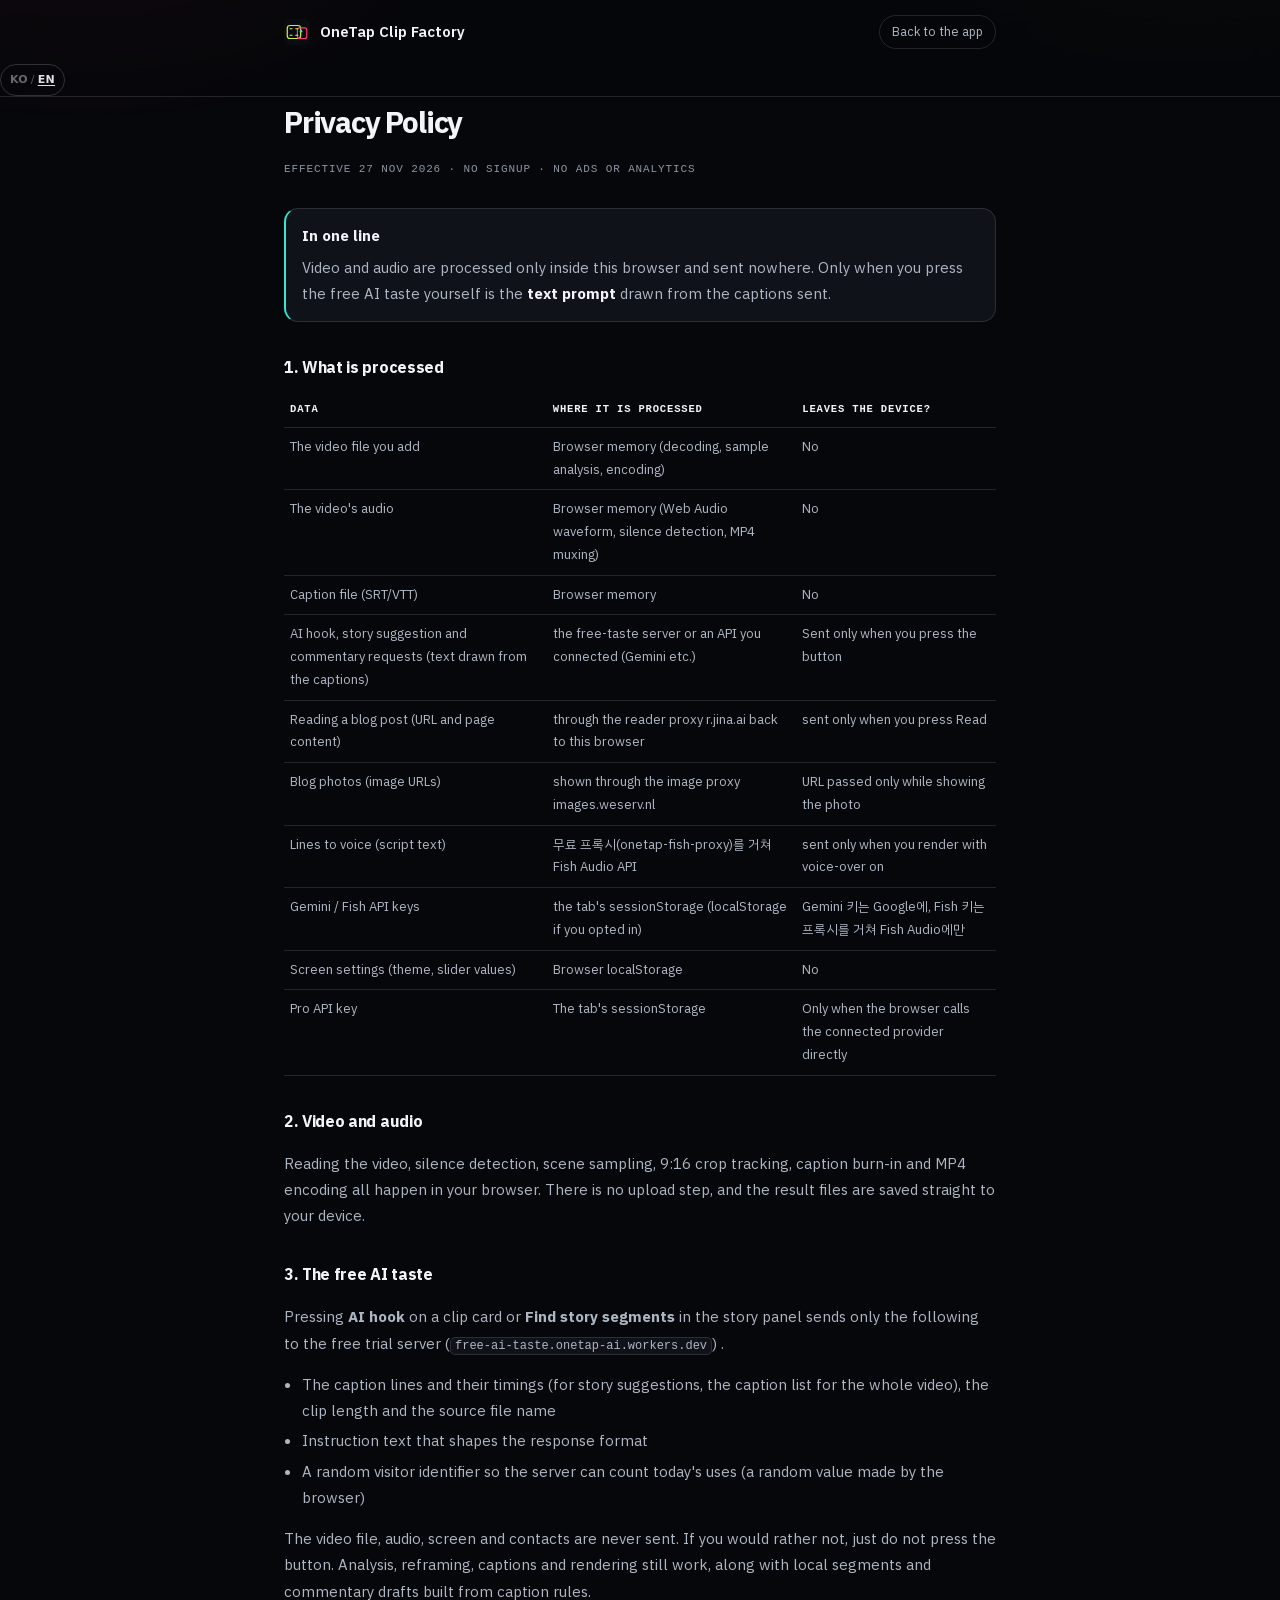
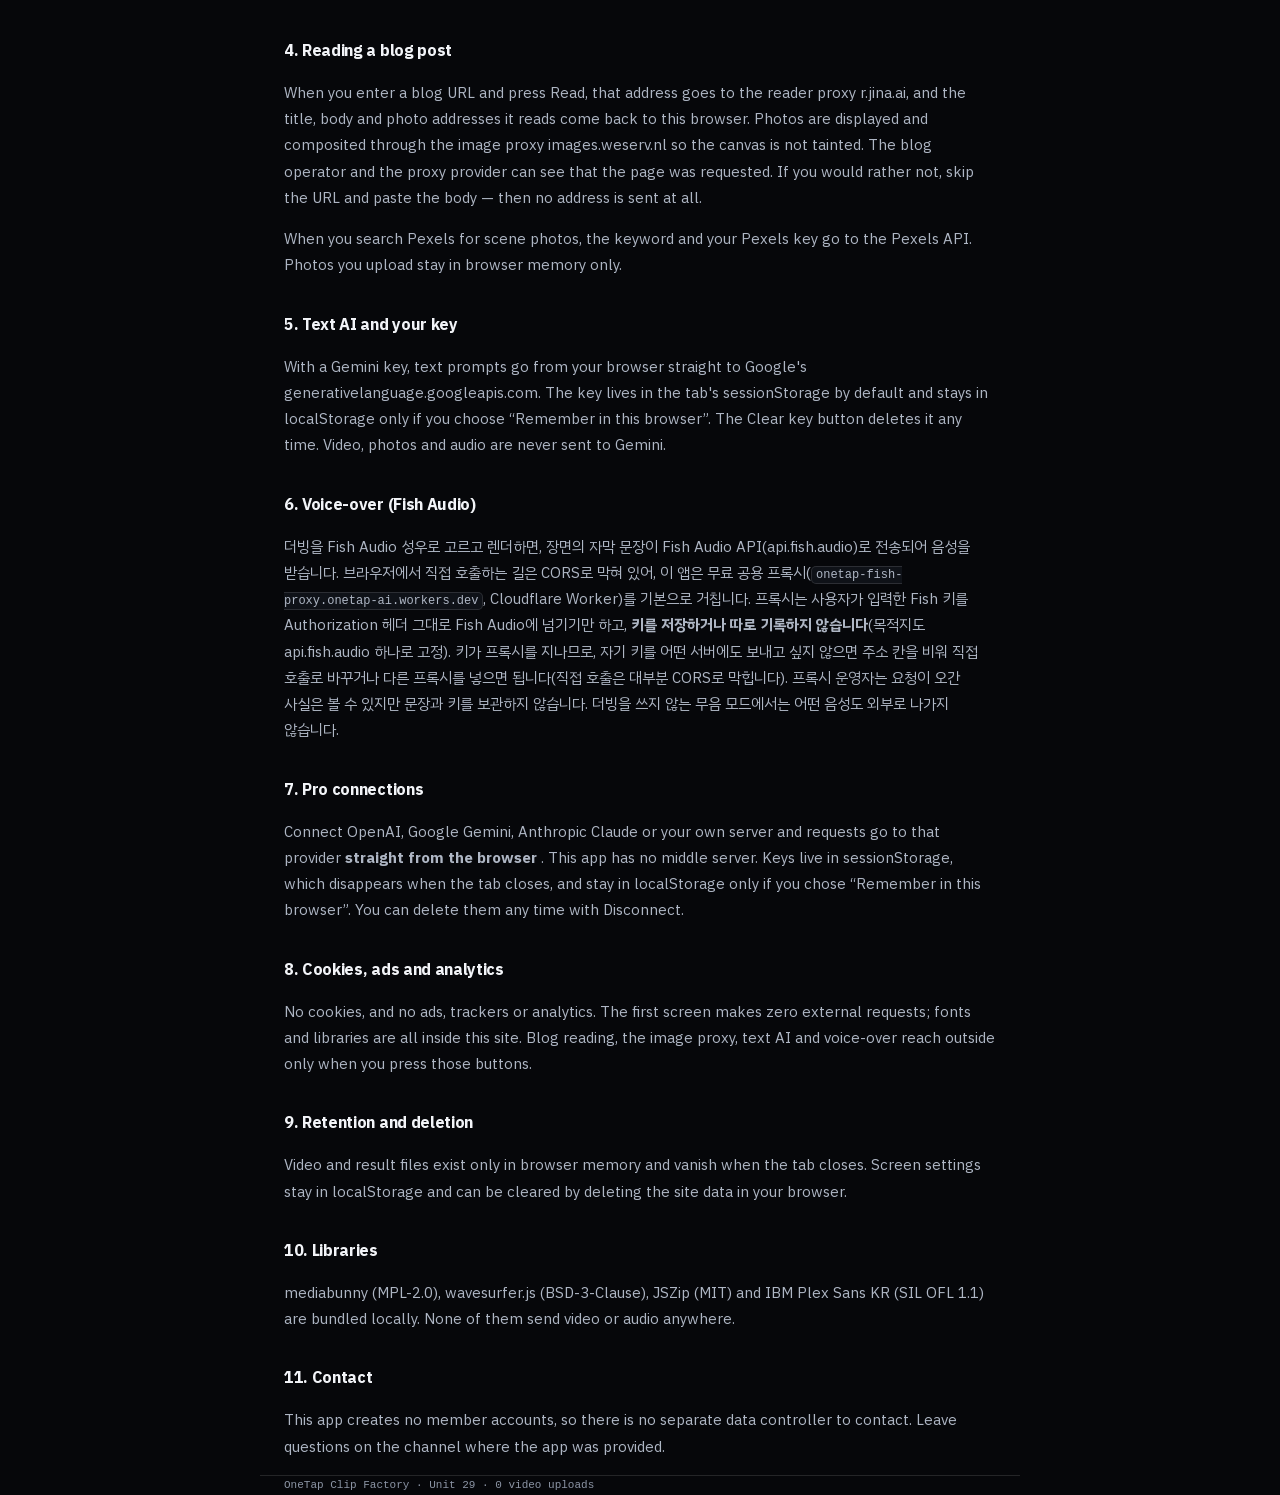
<file: privacy.html>
<!DOCTYPE html>
<html lang="ko" data-theme="dark">
<head>
<meta charset="utf-8" />
<meta name="viewport" content="width=device-width, initial-scale=1" />
<title>개인정보 처리방침 — 원탭 클립 팩토리</title>
<meta name="description" content="원탭 클립 팩토리의 개인정보 처리방침. 영상과 음성은 브라우저 안에서만 처리되고 서버로 전송되지 않습니다. 무료 AI 맛보기를 쓸 때는 텍스트 프롬프트만 전송됩니다." />
<meta name="theme-color" content="#06070A" />
<meta name="color-scheme" content="dark light" />
<link rel="icon" href="favicon.svg" type="image/svg+xml" />
<style>
  @font-face { font-family: 'PlexKR'; src: url('assets/fonts/plexkr-Regular.woff2') format('woff2'); font-weight: 400; font-display: swap; }
  @font-face { font-family: 'PlexKR'; src: url('assets/fonts/plexkr-SemiBold.woff2') format('woff2'); font-weight: 500 600; font-display: swap; }
  @font-face { font-family: 'PlexKR'; src: url('assets/fonts/plexkr-Bold.woff2') format('woff2'); font-weight: 700 900; font-display: swap; }
  :root { --canvas:#06070A; --surface:#0F1218; --ink:#F2F4F8; --sub:#AEB6C4; --muted:#8C95A5; --line:rgba(255,255,255,.12); --accent:#FF7E9F; --teal:#35E6D0; --lime:#C8F441; --mono:ui-monospace,SFMono-Regular,Menlo,monospace; }
  html[data-theme="light"] { --canvas:#F2F4F8; --surface:#FFFFFF; --ink:#0D1016; --sub:#4A5261; --muted:#5D6673; --line:#E0E5EC; --accent:#A3134B; --teal:#0B7A6C; --lime:#4E6B00; }
  * { box-sizing: border-box; }
  body { margin:0; min-height:100vh; background:var(--canvas); color:var(--ink); font-family:'PlexKR', -apple-system, 'Apple SD Gothic Neo', sans-serif; font-size:15px; line-height:1.75; word-break:keep-all; -webkit-font-smoothing:antialiased; }
  body::before { content:""; position:fixed; inset:-20% -10%; pointer-events:none; z-index:0;
    background: radial-gradient(42% 34% at 14% 0%, rgba(255,59,114,.24), transparent 70%), radial-gradient(36% 28% at 86% 0%, rgba(200,244,65,.12), transparent 70%); }
  header { border-bottom:1px solid var(--line); position:relative; z-index:1; background:color-mix(in srgb, var(--canvas) 72%, transparent); -webkit-backdrop-filter:blur(18px); backdrop-filter:blur(18px); }
  .wrap { max-width:760px; margin:0 auto; padding:0 24px; }
  header .wrap { display:flex; align-items:center; justify-content:space-between; gap:16px; padding-top:15px; padding-bottom:15px; }
  .brand { display:flex; align-items:center; gap:10px; color:var(--ink); text-decoration:none; font-weight:600; font-size:15px; }
  .brand img { width:26px; height:26px; }
  header a.back { font-size:12.5px; color:var(--sub); text-decoration:none; border:1px solid var(--line); border-radius:999px; padding:5px 12px; }
  header a.back:hover { color:var(--ink); }
  main { padding:40px 0 64px; position:relative; z-index:1; }
  h1 { font-size:30px; letter-spacing:-0.04em; margin:0 0 8px; }
  .meta { font-family:var(--mono); font-size:11px; letter-spacing:.08em; text-transform:uppercase; color:var(--muted); margin-bottom:28px; }
  h2 { font-size:16px; margin:32px 0 8px; letter-spacing:-0.02em; }
  p, li { color:var(--sub); }
  ul { padding-left:18px; margin:8px 0; }
  li { margin:4px 0; }
  .box { background:var(--surface); border:1px solid var(--line); border-left:2px solid var(--teal); border-radius:14px; padding:14px 16px; margin:14px 0; }
  .box strong { color:var(--ink); }
  .box p { margin:6px 0 0; }
  table { width:100%; border-collapse:collapse; margin:10px 0 0; font-size:13px; }
  th, td { text-align:left; border-bottom:1px solid var(--line); padding:8px 6px; vertical-align:top; color:var(--sub); }
  th { color:var(--ink); font-weight:600; font-family:var(--mono); font-size:10.5px; letter-spacing:.08em; text-transform:uppercase; }
  code { font-family:var(--mono); font-size:12px; background:var(--surface); border:1px solid var(--line); border-radius:5px; padding:1px 4px; }
  footer { border-top:1px solid var(--line); padding:20px 0 40px; font-family:var(--mono); font-size:11px; color:var(--muted); position:relative; z-index:1; }
  a { color:var(--accent); }
</style>
</head>
<body>
<header>
  <div class="wrap">
    <a class="brand" href="index.html"><img src="favicon.svg" alt="" />원탭 클립 팩토리</a>
    <a class="back" href="index.html">앱으로 돌아가기</a>
  </div>
</header>
<main class="wrap">
  <h1>개인정보 처리방침</h1>
  <p class="meta">시행일 2026년 11월 27일 · 회원가입 없음 · 광고·분석 도구 없음</p>

  <div class="box">
    <strong>한 줄 요약</strong>
    <p>영상과 음성은 이 브라우저 안에서만 처리되고 어디로도 전송되지 않습니다. 무료 AI 맛보기를 직접 누를 때만, 자막에서 뽑은 <strong>텍스트 프롬프트</strong>가 전송됩니다.</p>
  </div>

  <h2>1. 무엇을 처리하나</h2>
  <table>
    <tr><th>자료</th><th>어디서 처리되나</th><th>밖으로 나가나</th></tr>
    <tr><td>업로드한 영상 파일</td><td>브라우저 메모리(디코딩·표본 분석·인코딩)</td><td>나가지 않음</td></tr>
    <tr><td>영상의 소리</td><td>브라우저 메모리(Web Audio 파형·무음 감지·MP4 먹싱)</td><td>나가지 않음</td></tr>
    <tr><td>자막 파일(SRT/VTT)</td><td>브라우저 메모리</td><td>나가지 않음</td></tr>
    <tr><td>AI 훅·스토리 추천·해설 자막 요청(자막에서 뽑은 텍스트)</td><td>무료 맛보기 서버 또는 사용자가 연결한 API(Gemini 등)</td><td>사용자가 버튼을 누를 때만 전송</td></tr>
    <tr><td>블로그 글 읽기(URL·페이지 내용)</td><td>읽기 프록시 r.jina.ai를 거쳐 이 브라우저로</td><td>URL을 읽기를 누를 때만 전송</td></tr>
    <tr><td>블로그 사진(이미지 URL)</td><td>이미지 프록시 images.weserv.nl을 거쳐 표시</td><td>사진을 표시할 때만 URL 전달</td></tr>
    <tr><td>더빙할 문장(대본 텍스트)</td><td>무료 프록시(onetap-fish-proxy)를 거쳐 Fish Audio API</td><td>더빙을 켜고 렌더할 때만 전송</td></tr>
    <tr><td>Gemini·Fish API 키</td><td>탭의 sessionStorage(선택한 경우 localStorage)</td><td>Gemini 키는 Google에, Fish 키는 프록시를 거쳐 Fish Audio에만</td></tr>
    <tr><td>화면 설정(테마·슬라이더 값)</td><td>브라우저 localStorage</td><td>나가지 않음</td></tr>
    <tr><td>Pro API 키</td><td>탭의 sessionStorage</td><td>연결한 제공자에게 브라우저에서 직접 요청할 때만</td></tr>
  </table>

  <h2>2. 영상·음성</h2>
  <p>영상 읽기, 무음 감지, 장면 표본, 9:16 크롭 추적, 자막 굽기, MP4 인코딩이 모두 사용자의 브라우저에서 일어납니다. 서버 업로드 단계가 없고, 결과 파일도 기기에 바로 저장됩니다.</p>

  <h2>3. 무료 AI 맛보기</h2>
  <p>클립 카드의 <strong>AI 훅</strong>이나 스토리 패널의 <strong>AI 스토리 구간 찾기</strong>를 누르면 아래 내용만 무료 체험 서버(<code>free-ai-taste.onetap-ai.workers.dev</code>)로 전송됩니다.</p>
  <ul>
    <li>자막 문장과 그 시간(스토리 추천은 영상 길이만큼의 자막 목록), 클립 길이, 원본 파일 이름</li>
    <li>응답 형식을 맞추기 위한 안내 문장</li>
    <li>오늘 몇 번 썼는지 세기 위한 임의 방문자 식별자(브라우저가 만든 무작위 값)</li>
  </ul>
  <p>영상 파일, 음성, 화면, 연락처는 전송되지 않습니다. 원하지 않으면 이 버튼을 누르지 않으면 됩니다. 그 경우에도 분석·리프레임·자막·렌더와, 자막 규칙으로 만드는 로컬 구간·해설 초안은 모두 동작합니다.</p>

  <h2>4. 블로그 글 읽기</h2>
  <p>블로그 URL을 넣고 읽기를 누르면 그 주소가 읽기 프록시 r.jina.ai로 전달되고, 프록시가 읽은 글의 제목·본문·사진 주소가 이 브라우저로 돌아옵니다. 사진은 캔버스가 오염되지 않도록 이미지 프록시 images.weserv.nl을 거쳐 표시·합성됩니다. 이 과정에서 블로그 운영자와 프록시 제공자는 해당 페이지를 요청한 사실을 알 수 있습니다. 읽고 싶지 않으면 URL을 쓰지 않고 본문을 직접 붙여넣으면 되고, 그 경우 어떤 주소도 전송되지 않습니다.</p>
  <p>장면 사진을 Pexels에서 찾을 때는 검색어와 Pexels 키가 Pexels API로 전송됩니다. 내 사진을 올리면 그 파일은 브라우저 메모리에만 있습니다.</p>

  <h2>5. 텍스트 AI와 내 키</h2>
  <p>Gemini 키를 넣으면 글의 텍스트 프롬프트가 Google의 generativelanguage.googleapis.com으로 브라우저에서 직접 전송됩니다. 키는 기본으로 탭의 sessionStorage에만 있고, “이 브라우저에 기억”을 고른 경우에만 localStorage에 남습니다. 키 지우기 버튼으로 언제든 삭제할 수 있습니다. 영상·사진·음성은 Gemini로 보내지 않습니다.</p>

  <h2>6. 더빙(Fish Audio)</h2>
  <p>더빙을 Fish Audio 성우로 고르고 렌더하면, 장면의 자막 문장이 Fish Audio API(api.fish.audio)로 전송되어 음성을 받습니다. 브라우저에서 직접 호출하는 길은 CORS로 막혀 있어, 이 앱은 무료 공용 프록시(<code>onetap-fish-proxy.onetap-ai.workers.dev</code>, Cloudflare Worker)를 기본으로 거칩니다. 프록시는 사용자가 입력한 Fish 키를 Authorization 헤더 그대로 Fish Audio에 넘기기만 하고, <strong>키를 저장하거나 따로 기록하지 않습니다</strong>(목적지도 api.fish.audio 하나로 고정). 키가 프록시를 지나므로, 자기 키를 어떤 서버에도 보내고 싶지 않으면 주소 칸을 비워 직접 호출로 바꾸거나 다른 프록시를 넣으면 됩니다(직접 호출은 대부분 CORS로 막힙니다). 프록시 운영자는 요청이 오간 사실은 볼 수 있지만 문장과 키를 보관하지 않습니다. 더빙을 쓰지 않는 무음 모드에서는 어떤 음성도 외부로 나가지 않습니다.</p>

  <h2>7. Pro 연결</h2>
  <p>OpenAI · Google Gemini · Anthropic Claude · 자체 서버 중 하나를 연결하면, 요청은 그 제공자에게 <strong>브라우저에서 직접</strong> 갑니다. 이 앱의 중간 서버는 없습니다. 키는 탭을 닫으면 사라지는 sessionStorage에 저장되며, “이 브라우저에 기억”을 고른 경우에만 localStorage에 남습니다. 언제든 연결 해제로 키를 지울 수 있습니다.</p>

  <h2>8. 쿠키·광고·분석</h2>
  <p>쿠키를 쓰지 않고, 광고·추적·분석 도구를 넣지 않았습니다. 첫 화면에서 외부로 나가는 요청은 0건이며, 폰트와 라이브러리는 모두 이 사이트 안에 있습니다. 블로그 읽기·이미지 프록시·텍스트 AI·더빙은 해당 버튼을 눌렀을 때만 외부로 요청합니다.</p>

  <h2>9. 보관과 삭제</h2>
  <p>영상과 결과 파일은 브라우저 메모리에만 있고, 탭을 닫으면 사라집니다. 화면 설정은 localStorage에 남으며 브라우저 사이트 데이터 삭제로 지울 수 있습니다.</p>

  <h2>10. 라이브러리</h2>
  <p>mediabunny(MPL-2.0), wavesurfer.js(BSD-3-Clause), JSZip(MIT), IBM Plex Sans KR(SIL OFL 1.1)을 로컬에 포함해 사용합니다. 이 라이브러리들은 영상·음성을 외부로 보내지 않습니다.</p>

  <h2>11. 문의</h2>
  <p>이 앱은 회원 계정을 만들지 않으므로 별도 개인정보 보관 책임자가 없습니다. 문의는 앱을 제공한 채널로 남겨 주세요.</p>
</main>
<footer class="wrap">원탭 클립 팩토리 · 29호기 · 영상 서버 전송 0건</footer>
<script src="i18n.js"></script>
</body>
</html>
</file>
<file: styles.css>
/* ============================================================
   원탭 클립 팩토리 · styles.css
   디자인: Factory Console — 검은 콘솔 + 형광 시그널.
     · 캔버스 #06070A · 패널 #0B0D12 · 선 #1B1F28
     · 시그널 핑크 #FF3B72 (액션) · 라임 #C8F441 (선택/완료) · 시안 #35E6D0 (라이브)
     · 라이트는 "인쇄 모드"로 같은 구조를 밝게 반전한다.
   ============================================================ */

@font-face {
  font-family: 'PlexKR';
  src: url('assets/fonts/plexkr-Regular.woff2') format('woff2');
  font-weight: 400; font-style: normal; font-display: swap;
}
@font-face {
  font-family: 'PlexKR';
  src: url('assets/fonts/plexkr-SemiBold.woff2') format('woff2');
  font-weight: 500 600; font-style: normal; font-display: swap;
}
@font-face {
  font-family: 'PlexKR';
  src: url('assets/fonts/plexkr-Bold.woff2') format('woff2');
  font-weight: 700 900; font-style: normal; font-display: swap;
}

/* ── 토큰 · 다크(기본) ───────────────────────────────────── */
:root {
  --canvas: #06070A;
  --canvas-2: #080A0F;
  --surface: #0B0D12;
  --surface-2: #0F1218;
  --surface-3: #141821;
  --glass: rgba(255, 255, 255, 0.045);
  --glass-2: rgba(255, 255, 255, 0.075);
  --edge: #1B1F28;
  --edge-2: #2A303B;
  --edge-3: #3C4453;

  --ink: #F2F4F8;
  --sub: #AEB6C4;
  --muted: #8C95A5;
  --line: #1C212B;
  --line-strong: #333B48;

  --pink: #FF3B72;
  --pink-2: #E42260;
  --pink-soft: rgba(255, 59, 114, 0.14);
  --pink-ink: #FFFFFF;
  --lime: #C8F441;
  --lime-2: #A9D21F;
  --lime-soft: rgba(200, 244, 65, 0.13);
  --lime-ink: #0A0B0D;
  --teal: #35E6D0;
  --teal-soft: rgba(53, 230, 208, 0.12);
  --amber: #FFB020;
  --amber-soft: rgba(255, 176, 32, 0.13);
  --danger: #FF7A7A;
  --danger-soft: rgba(255, 122, 122, 0.13);
  --ok: #58E39A;
  --ok-soft: rgba(88, 227, 154, 0.12);
  --focus: #C8F441;

  --stage: #020305;
  --stage-line: rgba(255, 255, 255, 0.09);
  --stage-ink: #E9EDF4;

  --font: 'PlexKR', -apple-system, BlinkMacSystemFont, 'Apple SD Gothic Neo', 'Malgun Gothic', 'Noto Sans KR', sans-serif;
  --mono: ui-monospace, SFMono-Regular, Menlo, Consolas, 'Liberation Mono', monospace;

  --s1: 4px; --s2: 8px; --s3: 12px; --s4: 16px; --s5: 22px; --s6: 30px; --s7: 44px; --s8: 64px;
  --radius: 10px;
  --radius-card: 16px;
  --maxw: 1480px;
  --rule: 1px solid var(--line);
  --shadow-card: 0 26px 60px -44px rgba(0, 0, 0, 0.95), inset 0 1px 0 rgba(255, 255, 255, 0.04);
  --glow: 0.30;
  --grid-line: rgba(255, 255, 255, 0.028);
}

/* ── 토큰 · 라이트(인쇄 모드) ───────────────────────────── */
html[data-theme="light"] {
  --canvas: #EEF1F6;
  --canvas-2: #F6F8FB;
  --surface: #FFFFFF;
  --surface-2: #F7F9FC;
  --surface-3: #EDF1F7;
  --glass: rgba(255, 255, 255, 0.7);
  --glass-2: rgba(255, 255, 255, 0.9);
  --edge: #DCE1E9;
  --edge-2: #C6CDD8;
  --edge-3: #A9B2C0;

  --ink: #0D1016;
  --sub: #4A5261;
  --muted: #5D6673;
  --line: #E0E5EC;
  --line-strong: #BFC7D3;

  --pink: #C2185B;
  --pink-2: #A3134B;
  --pink-soft: #FCE4EC;
  --pink-ink: #FFFFFF;
  --lime: #4E6B00;
  --lime-2: #3E5600;
  --lime-soft: #EDF5D2;
  --lime-ink: #FFFFFF;
  --teal: #0B7A6C;
  --teal-soft: #DCF4EF;
  --amber: #8A5500;
  --amber-soft: #FBF0D6;
  --danger: #B42318;
  --danger-soft: #FDE8E6;
  --ok: #0F6B3B;
  --ok-soft: #DCF3E5;
  --focus: #4E6B00;

  --stage: #0B0D12;
  --stage-line: rgba(255, 255, 255, 0.12);
  --stage-ink: #F2F4F8;

  --shadow-card: 0 16px 34px -30px rgba(13, 16, 22, 0.4), inset 0 1px 0 rgba(255, 255, 255, 0.9);
  --glow: 0.12;
  --grid-line: rgba(13, 16, 22, 0.035);
}

*, *::before, *::after { box-sizing: border-box; }
[hidden] { display: none !important; }
html { -webkit-text-size-adjust: 100%; scroll-behavior: smooth; }
body {
  margin: 0;
  min-height: 100vh;
  background: var(--canvas);
  color: var(--ink);
  font-family: var(--font);
  font-size: 15.5px;
  line-height: 1.62;
  letter-spacing: -0.011em;
  word-break: keep-all;
  overflow-wrap: break-word;
  -webkit-font-smoothing: antialiased;
  position: relative;
  overflow-x: hidden;
}
body::before {
  content: "";
  position: fixed; inset: 0;
  pointer-events: none; z-index: 0;
  background-image:
    radial-gradient(120% 92% at 50% -6%, transparent 0%, var(--canvas) 78%),
    linear-gradient(var(--grid-line) 1px, transparent 1px),
    linear-gradient(90deg, var(--grid-line) 1px, transparent 1px);
  background-size: auto, 64px 64px, 64px 64px;
}
body::after {
  content: "";
  position: fixed; inset: -20% -10%;
  pointer-events: none; z-index: 0;
  background:
    radial-gradient(38% 34% at 12% 2%, rgba(255, 59, 114, var(--glow)), transparent 70%),
    radial-gradient(34% 30% at 88% 0%, rgba(200, 244, 65, calc(var(--glow) * 0.34)), transparent 70%),
    radial-gradient(50% 40% at 52% 108%, rgba(53, 230, 208, calc(var(--glow) * 0.28)), transparent 74%);
}
main, .topbar, .footer { position: relative; z-index: 1; }

::selection { background: var(--pink); color: #fff; }
a { color: var(--pink); text-underline-offset: 3px; }

.skip-link {
  position: absolute; left: 12px; top: -60px; z-index: 100;
  background: var(--lime); color: var(--lime-ink);
  padding: 10px 16px; border-radius: 8px; font-weight: 700; text-decoration: none;
  transition: top .15s ease;
}
.skip-link:focus { top: 12px; }

:focus-visible {
  outline: 2px solid var(--focus);
  outline-offset: 2px;
  border-radius: 4px;
}

.sr-only {
  position: absolute; width: 1px; height: 1px; padding: 0; margin: -1px;
  overflow: hidden; clip: rect(0 0 0 0); white-space: nowrap; border: 0;
}

/* ── 타이포 · 공통 ──────────────────────────────────────── */
.mono-label, .mono {
  font-family: var(--mono);
  font-size: 10px;
  letter-spacing: 0.16em;
  text-transform: uppercase;
  color: var(--muted);
}
.kicker {
  display: inline-flex; align-items: center; gap: 8px;
  font-family: var(--mono); font-size: 10.5px; letter-spacing: 0.18em;
  text-transform: uppercase; color: var(--teal);
  margin: 0 0 14px;
}
.live-dot {
  width: 7px; height: 7px; border-radius: 50%;
  background: var(--pink);
  box-shadow: 0 0 0 3px var(--pink-soft);
  animation: pulse 2.4s ease-in-out infinite;
}
@keyframes pulse { 0%, 100% { opacity: 1; } 50% { opacity: 0.45; } }

h1, h2, h3 { letter-spacing: -0.035em; line-height: 1.15; }
h1 { font-size: clamp(2rem, 3.6vw, 3.1rem); font-weight: 800; margin: 0 0 14px; }
h1 em {
  font-style: normal;
  background: linear-gradient(100deg, var(--lime) 0%, var(--teal) 60%, var(--lime) 100%);
  -webkit-background-clip: text; background-clip: text; color: transparent;
}
h2 { font-size: 14px; font-weight: 700; margin: 0; }
.lead { color: var(--sub); font-size: 15.5px; max-width: 62ch; margin: 0; }
.lead strong { color: var(--ink); font-weight: 700; }
.lead.narrow { max-width: 48ch; }
.hint { color: var(--muted); font-size: 12.5px; line-height: 1.6; margin: 10px 0 0; }
.hint code, code {
  font-family: var(--mono); font-size: 11.5px;
  background: var(--surface-3); border: 1px solid var(--line);
  padding: 1px 5px; border-radius: 5px; color: var(--ink);
}

/* ── 상단 바 ───────────────────────────────────────────── */
.topbar {
  position: sticky; top: 0; z-index: 40;
  border-bottom: 1px solid var(--line);
  background: color-mix(in srgb, var(--canvas) 94%, transparent);
  box-shadow: 0 1px 0 rgba(255, 255, 255, 0.03);
}
.topbar-inner {
  max-width: var(--maxw); margin: 0 auto;
  padding: 12px 24px;
  display: flex; align-items: center; gap: 22px;
}
.brand { display: flex; align-items: center; gap: 11px; text-decoration: none; color: var(--ink); flex-shrink: 0; }
.brand-mark {
  display: grid; place-items: center; width: 38px; height: 38px;
  border: 1px solid var(--edge-2); border-radius: 10px;
  background: linear-gradient(160deg, var(--surface-3), var(--surface));
  color: var(--lime);
}
.brand-text { display: flex; flex-direction: column; line-height: 1.2; }
.brand-text strong { font-size: 14.5px; letter-spacing: -0.02em; }
.brand-text small { font-family: var(--mono); font-size: 9px; letter-spacing: 0.15em; color: var(--muted); margin-top: 2px; }

.tabs { display: flex; gap: 2px; margin-left: 6px; }
.tab {
  appearance: none; border: 0; background: transparent; cursor: pointer;
  font: inherit; font-size: 13.5px; font-weight: 600; color: var(--muted);
  padding: 9px 14px; border-radius: 8px; display: inline-flex; align-items: center; gap: 7px;
}
.tab:hover { color: var(--ink); background: var(--glass); }
.tab.is-active { color: var(--ink); background: var(--glass-2); box-shadow: inset 0 -2px 0 var(--lime); }
.tab-count {
  font-family: var(--mono); font-size: 10px; min-width: 18px; text-align: center;
  padding: 1px 5px; border-radius: 20px; background: var(--surface-3); color: var(--sub);
}
.tab.is-active .tab-count { background: var(--lime); color: var(--lime-ink); }

.top-actions { margin-left: auto; display: flex; align-items: center; gap: 8px; }
.pro-badge {
  appearance: none; cursor: pointer; font: inherit; font-size: 12px; font-weight: 600;
  display: inline-flex; align-items: center; gap: 7px;
  padding: 7px 12px; border-radius: 999px;
  border: 1px solid var(--edge-2); background: var(--glass); color: var(--sub);
}
.pro-badge:hover { color: var(--ink); border-color: var(--edge-3); }
.pro-badge .dot { width: 6px; height: 6px; border-radius: 50%; background: var(--muted); }
.pro-badge.is-pro { color: var(--lime); border-color: rgba(200, 244, 65, 0.4); background: var(--lime-soft); }
.pro-badge.is-pro .dot { background: var(--lime); box-shadow: 0 0 8px var(--lime); }
.icon-btn {
  appearance: none; cursor: pointer; font: inherit;
  width: 36px; height: 36px; display: grid; place-items: center;
  border-radius: 9px; border: 1px solid var(--edge-2); background: var(--glass); color: var(--sub);
}
.icon-btn:hover { color: var(--ink); border-color: var(--edge-3); }
.icon-btn:disabled { opacity: 0.35; cursor: not-allowed; }
html[data-theme="dark"] .ico-sun { display: none; }
html[data-theme="light"] .ico-moon { display: none; }

/* ── 버튼 ──────────────────────────────────────────────── */
.btn {
  appearance: none; cursor: pointer; font: inherit; font-weight: 700; font-size: 13.5px;
  border-radius: 9px; padding: 11px 16px; border: 1px solid transparent;
  display: inline-flex; align-items: center; justify-content: center; gap: 8px;
  text-decoration: none; transition: transform .08s ease, background .15s ease, border-color .15s ease;
}
.btn:active { transform: translateY(1px); }
.btn:disabled { opacity: 0.42; cursor: not-allowed; transform: none; }
.btn-primary { background: var(--pink); color: var(--pink-ink); border-color: var(--pink); box-shadow: 0 10px 24px -14px rgba(255, 59, 114, 0.9); }
.btn-primary:hover:not(:disabled) { background: var(--pink-2); }
.btn-accent { background: var(--lime); color: var(--lime-ink); border-color: var(--lime); }
.btn-accent:hover:not(:disabled) { background: var(--lime-2); }
.btn-soft { background: var(--glass-2); color: var(--ink); border-color: var(--edge-2); }
.btn-soft:hover:not(:disabled) { border-color: var(--edge-3); background: var(--glass-3, var(--glass-2)); }
.btn-ghost { background: transparent; color: var(--sub); border-color: var(--edge-2); }
.btn-ghost:hover:not(:disabled) { color: var(--ink); border-color: var(--edge-3); }
.btn-sm { padding: 8px 12px; font-size: 12.5px; border-radius: 8px; }
.btn-block { width: 100%; margin-top: 10px; }
.btn-row { display: flex; flex-wrap: wrap; gap: 8px; margin-top: 12px; }
.link-btn {
  appearance: none; border: 0; background: none; font: inherit; font-size: 12px;
  color: var(--lime); cursor: pointer; padding: 4px 2px; font-weight: 600;
}
.link-btn.muted { color: var(--muted); }
.link-btn:hover { text-decoration: underline; }

/* ── 화면 전환 ─────────────────────────────────────────── */
.view { display: none; max-width: var(--maxw); margin: 0 auto; padding: 0 24px 48px; }
.view.is-active { display: block; }

/* ── 공장 헤드 ─────────────────────────────────────────── */
.factory-head {
  display: grid; grid-template-columns: minmax(0, 1fr) 264px;
  gap: 28px; align-items: end;
  padding: 12px 0 12px;
}
.factory-head h1 { font-size: clamp(1.55rem, 2.25vw, 2.05rem); margin-bottom: 6px; white-space: nowrap; }
.factory-head .lead { font-size: 13.5px; max-width: 88ch; }
.head-cta { display: flex; flex-wrap: wrap; align-items: center; gap: 8px; margin-top: 11px; }
.head-cta .btn { padding: 9px 14px; font-size: 12.5px; }
.head-cta .mono-label { margin-left: 4px; }
.head-ticker {
  border: 1px solid var(--edge); border-radius: var(--radius-card);
  background: linear-gradient(180deg, var(--surface-2), var(--surface));
  padding: 11px 14px; box-shadow: var(--shadow-card);
  font-family: var(--mono); font-size: 11px;
}
.ticker-row { display: flex; justify-content: space-between; gap: 10px; padding: 3px 0; border-bottom: 1px dashed var(--line); }
.ticker-row:last-of-type { border-bottom: 0; }
.ticker-row span { color: var(--muted); letter-spacing: 0.14em; font-size: 9.5px; }
.ticker-row b { color: var(--ink); font-weight: 600; font-size: 11.5px; }
.ticker-row b.accent { color: var(--lime); }
.ticker-bar { height: 4px; border-radius: 4px; background: var(--surface-3); margin: 10px 0 8px; overflow: hidden; }
.ticker-bar i { display: block; height: 100%; width: 0%; background: linear-gradient(90deg, var(--pink), var(--lime)); transition: width .3s ease; }
.ticker-note { margin: 0; color: var(--muted); font-size: 9.5px; letter-spacing: 0.1em; }

/* ── 워크벤치 ──────────────────────────────────────────── */
.workbench {
  display: grid;
  grid-template-columns: 318px minmax(0, 1fr) 338px;
  gap: 16px;
  align-items: start;
}
.rail, .queue-col, .stage-col { display: flex; flex-direction: column; gap: 14px; min-width: 0; }

/* ── 패널 ──────────────────────────────────────────────── */
.panel {
  border: 1px solid var(--line);
  border-radius: var(--radius-card);
  background: linear-gradient(180deg, var(--surface-2), var(--surface));
  box-shadow: var(--shadow-card);
  position: relative;
  min-width: 0;
}
.panel-head {
  display: flex; align-items: center; gap: 9px;
  padding: 10px 13px; border-bottom: 1px solid var(--line);
}
.panel-no {
  font-family: var(--mono); font-size: 9.5px; letter-spacing: 0.1em;
  color: var(--lime); background: var(--lime-soft);
  border: 1px solid rgba(200, 244, 65, 0.26);
  padding: 2px 6px; border-radius: 5px; flex-shrink: 0;
}
.panel-tag {
  margin-left: auto; font-family: var(--mono); font-size: 9px;
  letter-spacing: 0.14em; text-transform: uppercase; color: var(--muted);
  white-space: nowrap;
}
.panel-body { padding: 14px; }
.head-actions { margin-left: auto; display: flex; gap: 8px; align-items: center; }
.panel-head .head-actions + .panel-tag { margin-left: 0; }

/* ── 폼 ────────────────────────────────────────────────── */
.field { margin-top: 16px; }
.field:first-of-type { margin-top: 0; }
.field-head { display: flex; justify-content: space-between; align-items: baseline; gap: 8px; margin-bottom: 6px; }
.field-head label { font-size: 12.5px; color: var(--sub); font-weight: 600; }
.field-head output { font-family: var(--mono); font-size: 11.5px; color: var(--lime); }
.field-foot { display: flex; justify-content: space-between; margin-top: 4px; font-family: var(--mono); font-size: 9px; letter-spacing: 0.06em; color: var(--muted); }
.field-row { display: flex; gap: 10px; margin-top: 16px; }
.mini-field { flex: 1; display: flex; flex-direction: column; gap: 5px; min-width: 0; }
.mini-field span { font-family: var(--mono); font-size: 9.5px; letter-spacing: 0.1em; text-transform: uppercase; color: var(--muted); }
select, input[type="text"], input[type="url"], input[type="number"], input[type="password"], textarea {
  font: inherit; font-size: 13px; color: var(--ink);
  background: var(--surface-3); border: 1px solid var(--edge-2);
  border-radius: 8px; padding: 8px 10px; width: 100%; min-width: 0;
}
textarea { resize: vertical; line-height: 1.6; }
select { appearance: none; background-image: linear-gradient(45deg, transparent 50%, var(--muted) 50%), linear-gradient(135deg, var(--muted) 50%, transparent 50%); background-position: calc(100% - 15px) 52%, calc(100% - 10px) 52%; background-size: 5px 5px, 5px 5px; background-repeat: no-repeat; padding-right: 28px; }
select:hover, input:hover, textarea:hover { border-color: var(--edge-3); }

input[type="range"] {
  appearance: none; -webkit-appearance: none;
  width: 100%; height: 22px; background: transparent; cursor: pointer; margin: 0;
}
input[type="range"]::-webkit-slider-runnable-track {
  height: 4px; border-radius: 4px;
  background: linear-gradient(90deg, var(--pink), var(--lime)) 0/var(--fill, 50%) 100% no-repeat, var(--surface-3);
}
input[type="range"]::-moz-range-track { height: 4px; border-radius: 4px; background: var(--surface-3); }
input[type="range"]::-webkit-slider-thumb {
  -webkit-appearance: none; width: 14px; height: 14px; border-radius: 50%;
  background: var(--ink); border: 2px solid var(--canvas); margin-top: -5px;
  box-shadow: 0 0 0 1px var(--edge-3);
}
input[type="range"]::-moz-range-thumb { width: 12px; height: 12px; border-radius: 50%; background: var(--ink); border: 2px solid var(--canvas); }
input[type="range"]:disabled { opacity: 0.4; cursor: not-allowed; }

/* 스위치 */
.switch-row {
  display: flex; align-items: center; gap: 10px; cursor: pointer;
  padding: 10px 12px; border: 1px solid var(--edge); border-radius: 10px;
  background: var(--glass); position: relative;
}
.switch-row.compact { padding: 8px 10px; margin-top: 12px; }
.switch-row.inline { padding: 4px 8px; border: 0; background: none; gap: 6px; white-space: nowrap; }
.switch-copy { display: flex; flex-direction: column; gap: 1px; min-width: 0; }
.switch-copy strong { font-size: 12.5px; }
.switch-copy small { font-size: 10.5px; color: var(--muted); line-height: 1.35; }
.switch { position: absolute; opacity: 0; width: 1px; height: 1px; }
.switch-ui {
  margin-left: auto; width: 34px; height: 20px; border-radius: 20px;
  background: var(--surface-3); border: 1px solid var(--edge-2); flex-shrink: 0;
  position: relative; transition: background .15s ease;
}
.switch-ui::after {
  content: ""; position: absolute; top: 2px; left: 2px; width: 14px; height: 14px;
  border-radius: 50%; background: var(--muted); transition: transform .15s ease, background .15s ease;
}
.switch:checked + .switch-ui { background: var(--lime); border-color: var(--lime); }
.switch:checked + .switch-ui::after { transform: translateX(14px); background: var(--lime-ink); }
.switch:focus-visible + .switch-ui { outline: 2px solid var(--focus); outline-offset: 2px; }

/* 분절 선택 */
.seg { display: grid; grid-template-columns: repeat(3, 1fr); gap: 3px; padding: 3px; border: 1px solid var(--edge); border-radius: 10px; background: var(--surface-3); }
.seg-btn {
  appearance: none; border: 0; background: transparent; cursor: pointer;
  font: inherit; font-size: 11.5px; font-weight: 600; color: var(--muted);
  padding: 7px 4px; border-radius: 7px; white-space: nowrap;
}
.seg-btn:hover { color: var(--ink); }
.seg-btn.is-active { background: var(--ink); color: var(--canvas); }
.mode-note { font-size: 11.5px; color: var(--muted); margin: 9px 0 0; line-height: 1.5; }

.style-grid { display: grid; grid-template-columns: 1fr 1fr; gap: 6px; margin-top: 12px; }
.style-card {
  appearance: none; cursor: pointer; font: inherit; text-align: left;
  border: 1px solid var(--edge); border-radius: 9px; padding: 7px; background: var(--glass);
  display: flex; flex-direction: column; gap: 5px;
}
.style-card:hover { border-color: var(--edge-3); }
.style-card.is-active { border-color: var(--lime); box-shadow: inset 0 0 0 1px var(--lime); }
.style-swatch {
  display: flex; align-items: center; justify-content: center;
  height: 30px; border-radius: 5px; font-weight: 900; font-size: 11px; letter-spacing: -0.02em;
  background: #101216;
}
.style-name { font-size: 10.5px; color: var(--sub); }

/* ── 소스 바 ───────────────────────────────────────────── */
.source-bar { padding: 10px; }
.source-main { display: flex; gap: 10px; align-items: stretch; }
.dropzone {
  flex: 1; min-width: 0;
  display: flex; align-items: center; gap: 11px;
  padding: 8px 12px; border-radius: 11px;
  border: 1px dashed var(--edge-3);
  background:
    repeating-linear-gradient(135deg, transparent 0 10px, rgba(255, 255, 255, 0.018) 10px 20px),
    var(--glass);
  color: var(--sub); cursor: pointer; transition: border-color .15s ease, background .15s ease;
}
.dropzone:hover, .dropzone.is-over { border-color: var(--lime); background: var(--lime-soft); color: var(--ink); }
.dropzone.is-over { transform: scale(1.005); }
.dz-copy { display: flex; flex-direction: column; min-width: 0; }
.dz-copy strong { font-size: 13px; color: var(--ink); }
.dz-copy small { font-size: 11px; color: var(--muted); white-space: nowrap; overflow: hidden; text-overflow: ellipsis; }
.dz-hint { margin-left: auto; flex-shrink: 0; }
.source-btns { display: flex; flex-direction: column; gap: 6px; justify-content: center; }
.source-btns .btn { padding: 9px 12px; font-size: 12px; white-space: nowrap; }
.source-meta { display: flex; align-items: center; gap: 8px; margin-top: 6px; font-family: var(--mono); font-size: 10.5px; color: var(--muted); letter-spacing: 0.02em; }
.src-dot { width: 6px; height: 6px; border-radius: 50%; background: var(--muted); flex-shrink: 0; }
.source-meta.is-ready .src-dot { background: var(--lime); box-shadow: 0 0 8px var(--lime); }
.source-meta.is-ready { color: var(--sub); }
.source-meta.is-busy .src-dot { background: var(--amber); animation: pulse 1s infinite; }
.source-progress { height: 3px; background: var(--surface-3); border-radius: 3px; margin-top: 8px; overflow: hidden; }
.source-progress i { display: block; height: 100%; width: 0; background: linear-gradient(90deg, var(--pink), var(--lime)); transition: width .2s ease; }
.yt { margin-top: 8px; border-top: 1px dashed var(--line); padding-top: 4px; }
.yt summary { cursor: pointer; display: flex; justify-content: space-between; align-items: center; font-size: 11.5px; color: var(--sub); padding: 1px 0; list-style: none; }
.yt summary::-webkit-details-marker { display: none; }
.yt summary::after { content: "+"; font-family: var(--mono); color: var(--muted); }
.yt[open] summary::after { content: "−"; }
.yt-row { display: flex; gap: 6px; margin-top: 8px; }
.yt-row input { flex: 1; }
.cmd { display: block; font-family: var(--mono); font-size: 11px; line-height: 1.55; color: var(--sub); background: var(--surface-3); border: 1px solid var(--line); border-radius: 8px; padding: 9px 10px; margin-top: 8px; overflow-wrap: anywhere; }
.cmd.block { display: block; }

/* ── 모니터 ────────────────────────────────────────────── */
.monitors { display: grid; grid-template-columns: minmax(0, 1.6fr) minmax(0, 0.9fr); gap: 14px; align-items: center; }
.monitor {
  border: 1px solid var(--edge); border-radius: 14px;
  background: linear-gradient(180deg, #0A0C11, #050608);
  box-shadow: 0 26px 50px -36px rgba(0, 0, 0, 1), inset 0 1px 0 rgba(255, 255, 255, 0.06);
  padding: 8px; display: flex; flex-direction: column; gap: 6px; min-width: 0;
}
.mon-head { display: flex; align-items: center; justify-content: space-between; gap: 8px; padding: 0 3px; }
.mon-label { font-family: var(--mono); font-size: 9px; letter-spacing: 0.13em; color: var(--stage-ink); display: inline-flex; align-items: center; gap: 6px; opacity: 0.86; }
.mon-label .live-dot { width: 5px; height: 5px; box-shadow: 0 0 0 2px rgba(255, 59, 114, 0.25); }
.mon-tc, .mon-chip { font-family: var(--mono); font-size: 9.5px; letter-spacing: 0.08em; color: var(--lime); }
.mon-chip { color: var(--teal); }
.screen {
  position: relative; aspect-ratio: 16 / 9; background: #000;
  border: 1px solid var(--stage-line); border-radius: 8px; overflow: hidden;
}
.screen video { width: 100%; height: 100%; object-fit: contain; display: block; background: #000; }
.screen-grid {
  position: absolute; inset: 0; pointer-events: none; opacity: 0.5;
  background-image: linear-gradient(rgba(255, 255, 255, 0.07) 1px, transparent 1px), linear-gradient(90deg, rgba(255, 255, 255, 0.07) 1px, transparent 1px);
  background-size: 33.33% 33.33%;
  background-position: center;
}
.screen-empty, .preview-empty {
  position: absolute; inset: 0; display: flex; flex-direction: column; align-items: center; justify-content: center;
  gap: 6px; text-align: center; color: #7E889A; background: #05070B;
  font-size: 11.5px; padding: 12px;
}
.screen-empty p, .preview-empty p { margin: 0; line-height: 1.5; color: #96A0B2; }
.empty-glyph {
  font-family: var(--mono); font-size: 22px; letter-spacing: 0.12em; color: #E9EDF4;
  border: 1px dashed #39414F; padding: 4px 10px; border-radius: 6px;
}
.screen-badge { position: absolute; top: 8px; right: 8px; font-family: var(--mono); font-size: 8.5px; letter-spacing: 0.14em; color: #05070B; background: var(--lime); padding: 2px 6px; border-radius: 3px; }
.crop-guide {
  position: absolute; top: 6%; bottom: 6%; width: 22%; left: 39%;
  border: 1px dashed rgba(200, 244, 65, 0.85);
  box-shadow: 0 0 0 999px rgba(0, 0, 0, 0.28);
  pointer-events: none;
}
.crop-guide span { position: absolute; top: -16px; left: 50%; transform: translateX(-50%); font-family: var(--mono); font-size: 8px; letter-spacing: 0.1em; color: var(--lime); white-space: nowrap; }
.mon-foot { display: flex; justify-content: space-between; gap: 8px; padding: 0 3px; font-family: var(--mono); font-size: 9px; letter-spacing: 0.06em; color: #6F7A8C; }
.phone { position: relative; margin: 0 auto; width: 100%; max-width: 204px; }
.phone-screen {
  position: relative; aspect-ratio: 9 / 16; border-radius: 20px; overflow: hidden;
  background: #000; border: 1px solid var(--stage-line);
  box-shadow: 0 0 0 4px #14171D, 0 0 0 5px #262B34;
}
.phone-screen canvas { display: block; width: 100%; height: 100%; }
.preview-empty { background: #05070B; }
.phone-notch {
  position: absolute; top: 7px; left: 50%; transform: translateX(-50%);
  width: 34px; height: 5px; border-radius: 6px; background: #20242C; z-index: 3;
}
.safe-area { position: absolute; inset: 0; pointer-events: none; display: none; }
.monitor.show-safe .safe-area { display: block; }
.safe-area i { position: absolute; left: 0; right: 0; border-top: 1px dashed rgba(255, 59, 114, 0.55); }
.safe-area .safe-top { top: 12%; }
.safe-area .safe-bottom { bottom: 18%; border-top: 0; border-bottom: 1px dashed rgba(255, 59, 114, 0.55); }
.phone-live {
  position: absolute; top: 12px; right: 10px; z-index: 3;
  font-family: var(--mono); font-size: 8px; letter-spacing: 0.1em; color: #FFD8E3;
  background: rgba(255, 59, 114, 0.82); padding: 2px 5px; border-radius: 3px;
}

/* ── 트랜스포트 ────────────────────────────────────────── */
.transport {
  display: flex; align-items: center; gap: 8px;
  padding: 8px 10px; border: 1px solid var(--line); border-radius: 12px;
  background: var(--surface); box-shadow: var(--shadow-card);
}
.transport .play { width: 38px; height: 38px; }
.transport .ico-pause { display: none; }
.transport.is-playing .ico-play { display: none; }
.transport.is-playing .ico-pause { display: block; }
.transport .icon-btn { width: 30px; height: 30px; border-radius: 7px; }
.transport-tc { font-family: var(--mono); font-size: 12px; letter-spacing: 0.06em; color: var(--lime); min-width: 92px; }
.transport-mid { flex: 1; min-width: 60px; display: flex; align-items: center; }
.transport-mid input[type="range"] { height: 18px; }
#scrub::-webkit-slider-runnable-track { background: var(--edge-2); }
#scrub::-webkit-slider-thumb { width: 10px; height: 10px; margin-top: -3px; }
.transport .switch-copy strong { font-size: 10.5px; color: var(--muted); font-weight: 500; }
.transport .btn { margin-left: auto; }

/* ── 파형 ──────────────────────────────────────────────── */
.wave-panel { overflow: hidden; }
.wave-wrap { position: relative; padding: 10px 12px 4px; }
#waveform { min-height: 78px; }
#waveform wave { overflow: hidden !important; }
.wave-overlay { position: absolute; left: 12px; right: 12px; top: 10px; bottom: 4px; pointer-events: none; }
.silence-layer, .clip-layer, .cut-layer, .wave-playhead { position: absolute; inset: 0; }
.silence-block {
  position: absolute; top: 0; bottom: 0;
  background: repeating-linear-gradient(135deg, rgba(255, 122, 122, 0.22) 0 3px, rgba(255, 122, 122, 0.06) 3px 7px);
  border-left: 1px solid rgba(255, 122, 122, 0.5); border-right: 1px solid rgba(255, 122, 122, 0.5);
}
.clip-block {
  position: absolute; top: 0; height: 5px;
  background: var(--lime); border-radius: 2px; opacity: 0.9;
}
.clip-block.is-current { background: var(--pink); height: 6px; }
.cut-line { position: absolute; top: 0; bottom: 0; width: 1px; background: rgba(53, 230, 208, 0.85); }
.cut-line::after { content: ""; position: absolute; top: 0; left: -2.5px; width: 6px; height: 6px; background: var(--teal); border-radius: 50%; }
.wave-playhead { width: 1px; background: var(--ink); box-shadow: 0 0 8px rgba(255, 255, 255, 0.6); left: 0; right: auto; }
.wave-playhead::before { content: ""; position: absolute; top: -3px; left: -3px; width: 7px; height: 7px; background: var(--ink); border-radius: 50%; }
.wave-legend { display: flex; flex-wrap: wrap; align-items: center; gap: 14px; padding: 6px 14px 12px; font-size: 10.5px; color: var(--muted); }
.wave-legend span { display: inline-flex; align-items: center; gap: 5px; }
.lg { width: 12px; height: 8px; border-radius: 2px; display: inline-block; }
.lg-silence { background: repeating-linear-gradient(135deg, rgba(255, 122, 122, 0.7) 0 2px, rgba(255, 122, 122, 0.15) 2px 5px); }
.lg-clip { background: var(--lime); }
.lg-cut { width: 2px; height: 10px; background: var(--teal); }
.legend-right { margin-left: auto; }

/* ── 스토리 구간 추천 ─────────────────────────────────── */
.story-panel .panel-body { padding: 12px; }
.story-drop {
  display: flex; align-items: center; gap: 10px; cursor: pointer;
  border: 1px dashed var(--edge-2); border-radius: 10px; padding: 10px 11px;
  background: var(--glass); transition: border-color .12s ease, background .12s ease;
}
.story-drop:hover, .story-drop:focus-visible { border-color: var(--lime); background: var(--lime-soft); outline: none; }
.story-drop.is-over { border-color: var(--lime); background: var(--lime-soft); }
.story-drop .dz-copy { display: flex; flex-direction: column; gap: 2px; min-width: 0; }
.story-drop strong { font-size: 12.5px; color: var(--ink); }
.story-drop small { font-size: 10.5px; color: var(--muted); }
.story-panel textarea { margin-top: 8px; font-size: 11px; font-family: var(--mono); line-height: 1.5; }
.story-panel .btn-row { margin-top: 8px; }
.story-panel .btn-sm { flex: 1; }
.story-status { font-size: 10.5px; line-height: 1.55; color: var(--muted); margin: 10px 0 0; }
.story-status.is-ok { color: var(--lime); }
.story-status.is-warn { color: var(--amber); }
.story-sub { display: block; margin-top: 4px; font-family: var(--mono); font-size: 9px; letter-spacing: 0.06em; color: var(--muted); }
.story-panel .field-row { margin-top: 10px; gap: 8px; }
.story-panel .mini-field span { font-size: 8.5px; }
.story-fallback { font-size: 10px; line-height: 1.5; color: var(--amber); margin: 10px 0 0; }
.story-fallback .link-btn { font-size: 10px; }
.story-actions { display: flex; align-items: center; gap: 6px; margin-top: 10px; flex-wrap: wrap; }
.story-actions .btn { flex: 1; font-size: 11px; padding: 7px 8px; }
.story-result { display: flex; flex-direction: column; gap: 7px; margin-top: 10px; max-height: 420px; overflow-y: auto; }
.story-loading { display: flex; align-items: center; gap: 8px; font-size: 11px; color: var(--sub); padding: 10px 2px; }
.story-spin { width: 13px; height: 13px; border-radius: 50%; border: 2px solid var(--edge-3); border-top-color: var(--lime); animation: spin .7s linear infinite; }
.story-card {
  border: 1px solid var(--edge); border-radius: 10px; background: var(--glass);
  padding: 9px 9px 8px; display: grid; grid-template-columns: auto minmax(0, 1fr) auto; gap: 8px;
  align-items: start; cursor: pointer; transition: border-color .12s ease, background .12s ease;
}
.story-card:hover { border-color: var(--edge-3); }
.story-card.is-on { border-color: rgba(200, 244, 65, 0.42); background: linear-gradient(180deg, var(--lime-soft), var(--glass)); }
.story-body { min-width: 0; display: flex; flex-direction: column; gap: 3px; }
.story-top { display: flex; align-items: center; gap: 6px; flex-wrap: wrap; }
.story-title { font-size: 12px; font-weight: 700; color: var(--ink); line-height: 1.35; }
.story-hook { margin: 0; font-size: 10.5px; color: var(--teal); line-height: 1.4; }
.story-reason { margin: 0; font-size: 10px; color: var(--muted); line-height: 1.45; }
.story-comm { margin: 0; font-size: 10px; color: var(--sub); line-height: 1.45; border-left: 2px solid var(--lime); padding-left: 6px; }
.story-add {
  appearance: none; cursor: pointer; font: inherit; font-size: 10px; font-weight: 700;
  color: var(--lime-ink); background: var(--lime); border: 1px solid var(--lime);
  border-radius: 6px; padding: 4px 7px; align-self: start; white-space: nowrap;
}
.story-add:hover { background: var(--lime-2); }
.clip-src {
  font-family: var(--mono); font-size: 8.5px; letter-spacing: 0.08em;
  color: var(--teal); background: var(--teal-soft); border-radius: 20px; padding: 1px 6px;
}
.clip-comm { font-size: 10px; color: var(--sub); display: flex; align-items: center; gap: 5px; }
.clip-comm::before { content: ""; width: 6px; height: 6px; border-radius: 50%; background: var(--lime); }

/* ── 해설 자막 편집 ───────────────────────────────────── */
.comm-panel { grid-column: 1 / -1; }
.comm-style { display: flex; align-items: center; gap: 6px; margin-left: auto; }
.comm-style span { font-family: var(--mono); font-size: 9px; letter-spacing: 0.1em; text-transform: uppercase; color: var(--muted); }
.comm-style select { width: auto; font-size: 11px; padding: 5px 24px 5px 8px; }
.comm-list { display: flex; flex-direction: column; gap: 5px; margin-top: 10px; max-height: 240px; overflow-y: auto; }
.comm-row { display: grid; grid-template-columns: 24px 84px 84px minmax(0, 1fr) 24px; gap: 5px; align-items: center; }
.comm-row input { font-family: var(--mono); font-size: 10.5px; padding: 5px 6px; }
.comm-row .comm-text { font-family: var(--font); font-size: 11.5px; }
.comm-row .cue-no { font-family: var(--mono); font-size: 9px; color: var(--muted); text-align: center; }

/* ── 클립 카드 ─────────────────────────────────────────── */
.clip-strip .panel-body { padding: 10px 12px 12px; }
.count-pill { font-family: var(--mono); font-size: 10px; background: var(--surface-3); color: var(--sub); padding: 1px 6px; border-radius: 20px; }
.clip-cards { display: flex; flex-direction: column; gap: 8px; max-height: 420px; overflow-y: auto; padding: 10px 12px 12px; }
.empty-state { padding: 18px 14px; border: 1px dashed var(--edge); border-radius: 10px; color: var(--muted); font-size: 12.5px; text-align: center; }
.empty-state p { margin: 0; line-height: 1.6; }
.empty-state strong { color: var(--sub); }
.empty-state.small { padding: 12px; font-size: 11.5px; }
.clip-card {
  border: 1px solid var(--edge); border-radius: 11px; background: var(--glass);
  padding: 10px 11px; display: grid; grid-template-columns: auto minmax(0, 1fr) auto; gap: 10px;
  align-items: start; transition: border-color .12s ease, background .12s ease;
}
.clip-card:hover { border-color: var(--edge-3); }
.clip-card.is-selected { border-color: rgba(200, 244, 65, 0.55); background: linear-gradient(180deg, var(--lime-soft), var(--glass)); }
.clip-card.is-rendering { border-color: var(--pink); }
.clip-check {
  appearance: none; width: 18px; height: 18px; margin-top: 2px; cursor: pointer;
  border: 1px solid var(--edge-3); border-radius: 4px; background: var(--surface-3);
  display: grid; place-items: center; padding: 0;
}
.clip-check::after { content: ""; width: 9px; height: 5px; border-left: 2px solid var(--lime-ink); border-bottom: 2px solid var(--lime-ink); transform: rotate(-45deg) translateY(-1px); opacity: 0; }
.clip-check[aria-checked="true"] { background: var(--lime); border-color: var(--lime); }
.clip-check[aria-checked="true"]::after { opacity: 1; }
.clip-main { min-width: 0; display: flex; flex-direction: column; gap: 5px; }
.clip-media { display: flex; gap: 10px; align-items: flex-start; }
.clip-thumb {
  width: 78px; flex: 0 0 78px; aspect-ratio: 9 / 16; object-fit: cover;
  border-radius: 6px; border: 1px solid var(--line); background: #05070A;
}
.clip-text { flex: 1; min-width: 0; display: flex; flex-direction: column; gap: 4px; }
.clip-top { display: flex; align-items: center; gap: 8px; flex-wrap: wrap; }
.clip-index { font-family: var(--mono); font-size: 10px; color: var(--pink); letter-spacing: 0.08em; }
.clip-dur { font-family: var(--mono); font-size: 10px; color: var(--ink); background: var(--surface-3); border: 1px solid var(--line); padding: 1px 6px; border-radius: 20px; }
.clip-range { font-family: var(--mono); font-size: 10px; color: var(--muted); }
.clip-score { margin-left: auto; display: flex; align-items: center; gap: 5px; font-family: var(--mono); font-size: 10px; color: var(--lime); }
.clip-score i { display: block; width: 34px; height: 3px; border-radius: 2px; background: var(--surface-3); overflow: hidden; }
.clip-score i b { display: block; height: 100%; background: linear-gradient(90deg, var(--lime), var(--teal)); }
.clip-title {
  font-size: 13px; font-weight: 600; color: var(--ink); background: transparent; border: 0;
  border-bottom: 1px dashed transparent; padding: 1px 0; border-radius: 0; width: 100%;
}
.clip-title:hover, .clip-title:focus { border-bottom-color: var(--edge-3); outline: none; }
.clip-hook { font-size: 11.5px; color: var(--sub); display: flex; align-items: center; gap: 6px; }
.clip-hook input { font-size: 11.5px; color: var(--sub); background: transparent; border: 0; border-bottom: 1px dashed transparent; padding: 1px 0; }
.clip-hook input:hover, .clip-hook input:focus { border-bottom-color: var(--edge-3); outline: none; }
.clip-tags { display: flex; flex-wrap: wrap; gap: 4px; }
.clip-tag { font-size: 10px; color: var(--teal); background: var(--teal-soft); border-radius: 20px; padding: 1px 7px; }
.clip-tag.empty { color: var(--muted); background: var(--surface-3); }
.clip-actions { display: flex; flex-direction: column; gap: 5px; align-items: stretch; }
.clip-actions .btn { padding: 5px 8px; font-size: 10.5px; border-radius: 6px; }
.clip-actions .mini { font-size: 10px; color: var(--muted); background: none; border: 1px solid var(--edge); padding: 4px 6px; }
.clip-ai-note { font-size: 10.5px; color: var(--muted); }
.clip-render-status { display: flex; align-items: center; gap: 6px; font-family: var(--mono); font-size: 9.5px; color: var(--muted); }
.clip-render-status.done { color: var(--lime); }
.clip-render-status.error { color: var(--danger); }

/* ── 타임라인 ──────────────────────────────────────────── */
.timeline-panel .panel-head { border-bottom: 0; padding-bottom: 4px; }
.timeline { position: relative; padding: 8px 14px 14px; display: flex; flex-direction: column; gap: 4px; }
.tl-lane { display: flex; align-items: center; gap: 8px; }
.tl-label { font-family: var(--mono); font-size: 8.5px; letter-spacing: 0.1em; color: var(--muted); width: 48px; flex-shrink: 0; }
.tl-track { position: relative; flex: 1; height: 18px; background: var(--surface-3); border-radius: 4px; overflow: hidden; }
.tl-track i { position: absolute; top: 0; bottom: 0; display: block; }
.tl-seg { background: var(--edge-2); border-right: 1px solid var(--canvas); }
[data-lane="speech"] .tl-seg { background: linear-gradient(180deg, var(--teal), rgba(53, 230, 208, 0.35)); }
[data-lane="cut"] .tl-cut { width: 1px; background: var(--pink); top: 2px; bottom: 2px; }
[data-lane="out"] .tl-seg { background: linear-gradient(180deg, var(--lime), rgba(200, 244, 65, 0.3)); }
[data-lane="out"] .tl-seg.dim { background: var(--surface-3); }
.tl-playhead { position: absolute; top: 4px; bottom: 6px; left: 62px; width: 1px; background: var(--ink); pointer-events: none; }
.tl-playhead span { position: absolute; top: -2px; left: -3px; width: 7px; height: 7px; background: var(--ink); border-radius: 50%; }

/* ── 렌더 큐 ───────────────────────────────────────────── */
.queue-col .panel-body { padding: 12px; }
.render-list { display: flex; flex-direction: column; gap: 6px; max-height: 360px; overflow-y: auto; }
.queue-item { border: 1px solid var(--edge); border-radius: 9px; padding: 8px 9px; background: var(--glass); display: flex; flex-direction: column; gap: 5px; }
.queue-top { display: flex; align-items: center; gap: 7px; }
.queue-name { font-family: var(--mono); font-size: 10.5px; color: var(--ink); overflow: hidden; text-overflow: ellipsis; white-space: nowrap; }
.queue-meta { margin-left: auto; font-family: var(--mono); font-size: 9px; color: var(--muted); white-space: nowrap; }
.queue-bar { height: 3px; background: var(--surface-3); border-radius: 3px; overflow: hidden; }
.queue-bar i { display: block; height: 100%; width: 0; background: linear-gradient(90deg, var(--pink), var(--lime)); transition: width .2s ease; }
.queue-status { font-size: 10px; color: var(--muted); display: flex; align-items: center; gap: 5px; }
.queue-status::before { content: ""; width: 5px; height: 5px; border-radius: 50%; background: var(--muted); }
.queue-item.is-rendering .queue-status::before { background: var(--pink); animation: pulse 1s infinite; }
.queue-item.is-done .queue-status::before { background: var(--lime); }
.queue-item.is-done .queue-status { color: var(--lime); }
.queue-item.is-error .queue-status::before { background: var(--danger); }
.queue-item.is-error .queue-status { color: var(--danger); }
.queue-actions { display: flex; gap: 6px; }
.queue-actions .btn { padding: 3px 7px; font-size: 10px; border-radius: 5px; }
.render-summary { font-family: var(--mono); font-size: 9.5px; color: var(--muted); margin: 10px 0 0; letter-spacing: 0.04em; }
.cap-note[hidden] { display: none; }
.cap-note { font-size: 10.5px; color: var(--muted); margin-top: 6px; line-height: 1.5; }
.cap-note.warn { color: var(--amber); }

/* ── AI ────────────────────────────────────────────────── */
.ai-panel .panel-body { padding: 12px; }
.ai-out { font-size: 12px; color: var(--sub); }
.ai-placeholder { margin: 0; color: var(--muted); font-size: 11.5px; }
.ai-result { display: flex; flex-direction: column; gap: 6px; border-left: 2px solid var(--pink); padding-left: 10px; }
.ai-result strong { font-size: 13px; color: var(--ink); }
.ai-result p { margin: 0; font-size: 11.5px; color: var(--sub); }
.ai-result .ai-tags { display: flex; flex-wrap: wrap; gap: 4px; }
.ai-result .clip-tag { font-size: 9.5px; }
.ai-meta { font-family: var(--mono); font-size: 9px; letter-spacing: 0.06em; color: var(--muted); }
.ai-card { border: 1px solid var(--edge-2); border-left: 3px solid var(--amber); border-radius: 9px; padding: 10px; background: var(--amber-soft); }
.ai-card h4 { margin: 0 0 5px; font-size: 12.5px; color: var(--ink); }
.ai-card p { margin: 0 0 8px; font-size: 11.5px; color: var(--sub); }
.ai-card .btn-row { margin-top: 0; }
.ai-card .btn { font-size: 11px; padding: 5px 9px; }

/* ── 로그 ──────────────────────────────────────────────── */
.log-list { list-style: none; margin: 0; padding: 10px 12px; max-height: 180px; overflow-y: auto; display: flex; flex-direction: column; gap: 4px; font-family: var(--mono); font-size: 9.5px; line-height: 1.5; }
.log-item { display: flex; gap: 7px; color: var(--muted); }
.log-item .log-time { color: var(--edge-3); flex-shrink: 0; }
.log-item.is-key { color: var(--lime); }
.log-item.is-warn { color: var(--amber); }
.log-item.is-error { color: var(--danger); }

/* ── 클립 시트 ─────────────────────────────────────────── */
.page-head { display: flex; align-items: flex-end; justify-content: space-between; gap: 20px; padding: 40px 0 22px; flex-wrap: wrap; }
.page-head h1 { font-size: clamp(1.8rem, 3vw, 2.5rem); margin-bottom: 8px; }
.page-head-actions { display: flex; gap: 8px; flex-wrap: wrap; }
.clip-sheet { display: grid; grid-template-columns: minmax(0, 1.15fr) minmax(0, 0.85fr); gap: 16px; align-items: start; }
.sheet-list { display: flex; flex-direction: column; gap: 8px; padding: 12px; }
.sheet-row {
  border: 1px solid var(--edge); border-radius: 11px; padding: 11px 12px; background: var(--glass);
  display: grid; grid-template-columns: auto minmax(0, 1fr); gap: 11px;
}
.sheet-row.is-selected { border-color: rgba(200, 244, 65, 0.5); }
.sheet-fields { display: grid; grid-template-columns: 1fr 1fr; gap: 7px; margin-top: 6px; }
.sheet-fields label { display: flex; flex-direction: column; gap: 3px; font-family: var(--mono); font-size: 8.5px; letter-spacing: 0.1em; text-transform: uppercase; color: var(--muted); }
.sheet-fields label.wide { grid-column: 1 / -1; }
.sheet-fields input { font-size: 12px; padding: 6px 8px; }
.sheet-head { display: flex; align-items: center; gap: 7px; flex-wrap: wrap; }
.sheet-actions { display: flex; gap: 6px; flex-wrap: wrap; margin-top: 8px; }
.sheet-actions .btn { font-size: 10.5px; padding: 5px 9px; }

.cue-tools { display: flex; align-items: center; gap: 7px; flex-wrap: wrap; }
.cue-status { font-family: var(--mono); font-size: 9.5px; color: var(--muted); margin-left: auto; }
.cue-list { display: flex; flex-direction: column; gap: 5px; margin-top: 10px; max-height: 430px; overflow-y: auto; }
.cue-row { display: grid; grid-template-columns: 28px 78px 78px minmax(0, 1fr) 24px; gap: 5px; align-items: center; }
.cue-row .cue-no { font-family: var(--mono); font-size: 9px; color: var(--muted); text-align: center; }
.cue-row input { font-family: var(--mono); font-size: 10.5px; padding: 5px 6px; }
.cue-row .cue-text { font-family: var(--font); font-size: 11.5px; }
.cue-del { appearance: none; border: 1px solid var(--edge); background: none; color: var(--muted); border-radius: 5px; cursor: pointer; font-size: 11px; line-height: 1; padding: 4px 0; }
.cue-del:hover { color: var(--danger); border-color: var(--danger); }
.srt-box { margin-top: 12px; border-top: 1px dashed var(--line); padding-top: 10px; }
.srt-box summary { cursor: pointer; font-size: 12px; color: var(--sub); }

/* ── 가이드 ────────────────────────────────────────────── */
.guide-grid { display: grid; grid-template-columns: repeat(2, minmax(0, 1fr)); gap: 14px; }
.guide-card { padding-bottom: 14px; }
.guide-card .panel-head { border-bottom: 0; }
.guide-card > p, .guide-card > .cmd, .guide-card > ul, .guide-card > ol { margin-left: 16px; margin-right: 16px; }
.steps { padding-left: 16px; margin: 0 16px; display: flex; flex-direction: column; gap: 10px; }
.steps li { font-size: 12.5px; color: var(--muted); padding-left: 4px; }
.steps strong { display: block; color: var(--ink); font-size: 13px; margin-bottom: 2px; }
.steps span { display: block; line-height: 1.55; }
.plain-list { margin: 0 16px; padding-left: 16px; display: flex; flex-direction: column; gap: 8px; font-size: 12.5px; color: var(--muted); }
.mono-small { font-family: var(--mono); font-size: 11px; letter-spacing: 0.02em; }

/* ── 푸터 ──────────────────────────────────────────────── */
.footer { border-top: 1px solid var(--line); margin-top: 20px; background: var(--canvas-2); }
.footer-inner {
  max-width: var(--maxw); margin: 0 auto; padding: 26px 24px 34px;
  display: grid; grid-template-columns: 1fr auto; gap: 12px 24px; align-items: start;
}
.footer-brand strong { font-size: 13px; }
.footer-brand p { margin: 4px 0 0; color: var(--muted); font-size: 12px; }
.footer-links { display: flex; align-items: center; gap: 14px; font-size: 12px; }
.footer-links a { color: var(--sub); }
.footer-note { grid-column: 1 / -1; margin: 6px 0 0; font-family: var(--mono); font-size: 9.5px; letter-spacing: 0.1em; color: var(--muted); }

/* ── 토스트 ────────────────────────────────────────────── */
.toast-root { position: fixed; left: 50%; bottom: 22px; transform: translateX(-50%); z-index: 70; display: flex; flex-direction: column; gap: 8px; align-items: center; pointer-events: none; width: min(92vw, 520px); }
.toast {
  background: var(--surface-3); color: var(--ink); border: 1px solid var(--edge-3);
  border-left: 3px solid var(--lime); border-radius: 10px; padding: 10px 14px;
  font-size: 12.5px; box-shadow: 0 20px 40px -20px rgba(0, 0, 0, 0.8);
  animation: toast-in .18s ease-out; max-width: 100%;
}
.toast.error { border-left-color: var(--danger); }
.toast.warn { border-left-color: var(--amber); }
@keyframes toast-in { from { opacity: 0; transform: translateY(8px); } to { opacity: 1; transform: none; } }

/* ── 작업 오버레이 ─────────────────────────────────────── */
.busy { position: fixed; inset: 0; z-index: 80; display: grid; place-items: center; background: rgba(3, 4, 6, 0.86); padding: 20px; }
.busy-card {
  width: min(92vw, 380px); border: 1px solid var(--edge-2); border-radius: 14px;
  background: var(--surface); padding: 22px; text-align: center; box-shadow: 0 40px 80px -30px #000;
}
.busy-card strong { display: block; font-size: 14px; margin-bottom: 6px; }
.busy-card p { margin: 0 0 14px; color: var(--muted); font-size: 12px; }
.busy-spinner { width: 30px; height: 30px; margin: 0 auto 12px; border-radius: 50%; border: 2px solid var(--edge-2); border-top-color: var(--lime); animation: spin 0.9s linear infinite; }
@keyframes spin { to { transform: rotate(360deg); } }
.busy-bar { height: 3px; background: var(--surface-3); border-radius: 3px; overflow: hidden; }
.busy-bar i { display: block; height: 100%; width: 0; background: linear-gradient(90deg, var(--pink), var(--lime)); transition: width .2s ease; }
.busy-card .btn { margin-top: 12px; }

/* ── Pro 모달 (커넥터가 그리는 UI에 맞춘 보정) ───────────
   전체 화면 블러는 소프트웨어 렌더링 환경에서 무겁다. 어두운 막으로 대신한다. */
#pro-modal-host .pc-overlay { -webkit-backdrop-filter: none; backdrop-filter: none; background: rgba(4, 6, 10, 0.8); }
#pro-modal-host .pc-panel { max-height: min(86vh, 780px); }

/* ══════════════════════════════════════════════════════════
   V2 · 자동 모드 / 블로그 쇼츠
   ══════════════════════════════════════════════════════════ */
#track-modes { grid-template-columns: repeat(2, minmax(0, 1fr)); }
.auto-panel .panel-body { padding: 12px; }
.auto-grid { display: grid; grid-template-columns: repeat(3, minmax(0, 1fr)); gap: 8px; }
.auto-grid .mini-field span { font-size: 9px; letter-spacing: 0.06em; }
.auto-grid select { font-size: 11px; padding: 7px 24px 7px 8px; }
.auto-panel .switch-row { margin: 10px 0 8px; }
.auto-steps { list-style: none; margin: 10px 0 0; padding: 0; display: grid; gap: 6px; }
.auto-steps li { display: flex; align-items: center; gap: 8px; font-family: var(--mono); font-size: 10.5px; letter-spacing: 0.04em; color: var(--muted); }
.auto-steps li i { width: 7px; height: 7px; border-radius: 50%; background: var(--surface-3); border: 1px solid var(--line); flex: 0 0 auto; }
.auto-steps li.is-busy i { background: var(--pink); border-color: var(--pink); animation: autoPulse 0.9s ease-in-out infinite; }
.auto-steps li.is-busy { color: var(--ink); }
.auto-steps li.is-done i { background: var(--lime); border-color: var(--lime); }
.auto-steps li.is-done { color: var(--ink); }
.auto-steps li.is-warn i { background: var(--amber, #FFB020); border-color: var(--amber, #FFB020); }
@keyframes autoPulse { 0%, 100% { opacity: 1; } 50% { opacity: 0.25; } }
.script-box { margin-top: 12px; padding-top: 12px; border-top: 1px dashed var(--line); }
.script-label { display: flex; align-items: center; justify-content: space-between; gap: 8px; font-family: var(--mono); font-size: 10px; letter-spacing: 0.08em; color: var(--muted); margin-bottom: 6px; text-transform: uppercase; }
.script-box textarea { font-size: 11.5px; line-height: 1.55; }
.script-box .btn-row { margin-top: 7px; }

/* Gemini 키 배지 */
.key-badge .dot { background: var(--lime); }
.key-badge.is-on { border-color: var(--lime); color: var(--ink); }

/* 블로그 뷰 */
.blog-grid { display: grid; grid-template-columns: 330px minmax(0, 1fr); gap: 16px; align-items: start; padding-bottom: 40px; }
.blog-rail { display: flex; flex-direction: column; gap: 14px; min-width: 0; }
.blog-stage { display: grid; grid-template-columns: minmax(0, 1fr) 330px; gap: 14px; align-items: start; min-width: 0; }
.blog-stage .film-preview-panel { position: sticky; top: 76px; }
.blog-stage .ref-panel { grid-column: 1 / -1; }
.blog-rail .panel-body { padding: 13px; }
.url-row { display: flex; gap: 7px; align-items: stretch; }
.url-row input { flex: 1; min-width: 0; }
#blog-text { width: 100%; font-size: 11.5px; line-height: 1.55; margin-bottom: 7px; }
.blog-meta { margin: 10px 0 6px; font-family: var(--mono); font-size: 10.5px; line-height: 1.5; color: var(--muted); padding: 8px 10px; border: 1px dashed var(--line); border-radius: 8px; }
.blog-meta strong { color: var(--ink); }
.blog-thumbs { display: flex; gap: 6px; overflow-x: auto; padding-bottom: 4px; margin-bottom: 8px; }
.blog-thumbs img { width: 52px; height: 52px; object-fit: cover; border-radius: 7px; border: 1px solid var(--line); flex: 0 0 auto; }
.blog-thumbs .thumb-empty { font-family: var(--mono); font-size: 10px; color: var(--muted); }
.blog-rail .field-row { margin-top: 8px; gap: 8px; }
.blog-rail .mini-field { margin-top: 8px; }
.blog-rail .btn-row { margin-top: 7px; }
.blog-rail .switch-row { margin-top: 10px; }

/* Fish Audio 키 발급 안내 */
.fish-key-box { margin-top: 9px; display: grid; gap: 6px; }
.fish-key-link { width: 100%; }
.fish-key-link:hover { color: var(--lime); border-color: var(--lime); }
.fish-key-steps { margin: 0; padding-left: 15px; display: grid; gap: 1px; font-size: 11px; line-height: 1.5; color: var(--muted); }
.fish-key-steps li::marker { font-family: var(--mono); color: var(--muted); }
.fish-guide-steps { margin-top: 10px; }
.blog-head h1 em { color: var(--lime); font-style: normal; }

/* 장면 카드 */
.film-script-panel .panel-body { padding: 12px 12px 14px; }
.scene-list { display: grid; gap: 9px; }
.scene-card { display: grid; grid-template-columns: 46px minmax(0, 1fr) 64px; gap: 9px; padding: 10px; border: 1px solid var(--line); border-radius: 10px; background: var(--surface-2); align-items: start; }
.scene-card.is-active { border-color: var(--lime); box-shadow: 0 0 0 1px rgba(200, 244, 65, 0.22) inset; }
.scene-no { font-family: var(--mono); font-size: 11px; letter-spacing: 0.06em; color: var(--muted); padding-top: 4px; }
.scene-fields { display: grid; gap: 5px; min-width: 0; }
.scene-fields input, .scene-fields textarea { width: 100%; font-size: 11.5px; padding: 6px 8px; }
.scene-fields textarea { min-height: 44px; }
.scene-fields label { display: grid; gap: 3px; }
.scene-fields label > span { font-family: var(--mono); font-size: 8.5px; letter-spacing: 0.08em; color: var(--muted); text-transform: uppercase; }
.scene-thumb { width: 64px; height: 86px; border-radius: 7px; border: 1px solid var(--line); background: var(--surface-3) center/cover no-repeat; position: relative; overflow: hidden; }
.scene-thumb button { position: absolute; inset: 0; width: 100%; height: 100%; background: transparent; border: 0; color: var(--ink); font-family: var(--mono); font-size: 9px; cursor: pointer; }
.scene-thumb.has-img button { opacity: 0; }
.scene-thumb.has-img:hover button { opacity: 1; background: rgba(0, 0, 0, 0.5); }

/* 미리보기 */
.film-preview-panel .panel-body { padding: 14px; }
.film-preview-body { display: grid; gap: 10px; justify-items: center; }
.film-phone { max-width: 250px; }
.film-controls { display: flex; align-items: center; gap: 10px; width: 100%; max-width: 520px; }
.film-controls input[type="range"] { flex: 1; }
.film-render-row { display: flex; align-items: center; gap: 8px; flex-wrap: wrap; width: 100%; justify-content: center; }
.film-render-row .btn { min-width: 132px; }
.film-preview-body .render-summary { margin: 0; text-align: center; }
.render-summary.is-warn { color: var(--amber, #FFB020); }

/* 모달 */
.modal-host { position: fixed; inset: 0; z-index: 80; display: flex; align-items: center; justify-content: center; padding: 18px; }
.modal-host[hidden] { display: none; }
.modal-back { position: absolute; inset: 0; background: rgba(4, 6, 10, 0.82); }
.modal-card { position: relative; width: min(520px, 100%); max-height: min(86vh, 760px); overflow: auto; border: 1px solid var(--line); border-radius: 16px; background: var(--surface); box-shadow: 0 30px 80px rgba(0, 0, 0, 0.55); }
.modal-head { display: flex; align-items: flex-start; gap: 12px; justify-content: space-between; padding: 16px 18px 10px; border-bottom: 1px solid var(--line); }
.modal-head h2 { margin: 0 0 4px; font-size: 18px; letter-spacing: -0.01em; }
.modal-head .hint { margin: 0; }
.modal-body { padding: 14px 18px 18px; display: grid; gap: 10px; }
.modal-body .mini-field { margin: 0; }
.modal-body .switch-row { margin: 2px 0; }
.modal-status { margin: 0; font-family: var(--mono); font-size: 11px; color: var(--muted); padding: 8px 10px; border: 1px dashed var(--line); border-radius: 8px; }
.modal-status.is-ok { color: var(--lime); border-color: rgba(200, 244, 65, 0.4); }
.modal-status.is-warn { color: var(--amber, #FFB020); border-color: rgba(255, 176, 32, 0.4); }
.modal-actions { display: flex; gap: 8px; flex-wrap: wrap; margin-top: 4px; }

@media (max-width: 1280px) {
  .blog-grid { grid-template-columns: 300px minmax(0, 1fr); }
}
@media (max-width: 1180px) {
  .blog-stage { grid-template-columns: minmax(0, 1fr); }
  .blog-stage .film-preview-panel { position: static; }
}
@media (max-width: 1024px) {
  .blog-grid { display: flex; flex-direction: column; gap: 14px; }
  .blog-rail { display: contents; }
  #panel-blog-source { order: 1; }
  .blog-stage { order: 2; display: flex; flex-direction: column; }
  #panel-blog-voice { order: 3; }
  #panel-blog-look { order: 4; }
}
@media (max-width: 720px) {
  .auto-grid { grid-template-columns: repeat(2, minmax(0, 1fr)); }
  .scene-card { grid-template-columns: 34px minmax(0, 1fr); }
  .scene-thumb { grid-column: 2; width: 100%; height: 64px; }
}

/* ── 반응형 ────────────────────────────────────────────── */
@media (max-width: 1280px) {
  .workbench { grid-template-columns: 292px minmax(0, 1fr); }
  .queue-col { grid-column: 1 / -1; display: grid; grid-template-columns: repeat(3, minmax(0, 1fr)); align-items: start; }
  .queue-col .render-panel { grid-row: span 2; }
  .monitors { grid-template-columns: minmax(0, 1.45fr) minmax(0, 0.85fr); }
}
@media (max-width: 1024px) {
  .factory-head { grid-template-columns: minmax(0, 1fr); gap: 16px; padding-top: 22px; }
  .factory-head h1 { white-space: normal; }
  .head-ticker { display: grid; grid-template-columns: 1fr 1fr; gap: 0 20px; }
  .ticker-bar, .ticker-note { grid-column: 1 / -1; }
  .clip-sheet { grid-template-columns: minmax(0, 1fr); }
  .guide-grid { grid-template-columns: minmax(0, 1fr); }
}
@media (max-width: 900px) {
  .workbench { grid-template-columns: minmax(0, 1fr); }
  .rail { order: 2; }
  .stage-col { order: 1; }
  .queue-col { order: 3; grid-template-columns: minmax(0, 1fr); }
  .queue-col .render-panel { grid-row: auto; }
  .monitors { grid-template-columns: minmax(0, 1.25fr) minmax(120px, 0.75fr); gap: 10px; }
  .phone { max-width: 180px; }
  .source-main { flex-direction: column; }
  .source-btns { flex-direction: row; }
  .source-btns .btn { flex: 1; }
  .transport { flex-wrap: wrap; }
  .transport-mid { order: 5; flex-basis: 100%; }
  .transport .btn { margin-left: 0; }
}
@media (max-width: 720px) {
  .topbar { position: static; }
  .topbar-inner { padding: 10px 16px; gap: 10px; flex-wrap: wrap; }
  .head-ticker { display: none; }
  .brand-text small { display: none; }
  .tabs { order: 3; width: 100%; margin: 0; overflow-x: auto; }
  .tab { padding: 7px 12px; }
  .view { padding: 0 16px 36px; }
  .factory-head { padding: 18px 0 14px; }
  .head-cta .mono-label { display: none; }
  .dz-hint { display: none; }
  .dz-copy small { white-space: normal; }
  .head-ticker { grid-template-columns: 1fr 1fr; font-size: 10px; }
  .monitors { grid-template-columns: minmax(0, 1fr); }
  .monitor-out { max-width: 300px; width: 100%; margin: 0 auto; }
  .phone { max-width: 230px; }
  .clip-strip .panel-head { flex-wrap: wrap; row-gap: 4px; }
  .clip-strip .panel-head .head-actions { margin-left: auto; }
  .clip-card { grid-template-columns: auto minmax(0, 1fr); }
  .clip-thumb { width: 66px; flex-basis: 66px; }
  .clip-actions { grid-column: 1 / -1; flex-direction: row; flex-wrap: wrap; }
  .clip-actions .btn { flex: 1; }
  .clip-cards { max-height: none; }
  .page-head { padding: 24px 0 16px; }
  .cue-row { grid-template-columns: 22px 66px 66px minmax(0, 1fr) 22px; }
  .footer-inner { grid-template-columns: 1fr; }
  .wave-legend { gap: 10px; }
  .legend-right { margin-left: 0; width: 100%; }
}
@media (max-width: 420px) {
  body { font-size: 15px; }
  .transport-tc { min-width: 76px; font-size: 11px; }
  .cue-row { grid-template-columns: 20px 62px 62px minmax(0, 1fr) 20px; }
  .seg-btn { font-size: 10.5px; }
}

/* 좁은 화면: 자막 줄은 시간 입력을 위, 문장을 아래로 내려 잘리지 않게 */
@media (max-width: 560px) {
  .cue-row, .comm-row { grid-template-columns: 22px minmax(0, 1fr) minmax(0, 1fr) 22px; row-gap: 4px; }
  .cue-row .cue-text, .comm-row .comm-text { grid-column: 1 / -1; grid-row: 2; }
  .cue-row .cue-del, .comm-row .cue-del { grid-column: 4; grid-row: 1; }
  .story-card { grid-template-columns: auto minmax(0, 1fr); }
  .story-add { grid-column: 1 / -1; justify-self: end; }
}

/* ── 애니메이션 최소화 ────────────────────────────────── */
@media (prefers-reduced-motion: reduce) {
  *, *::before, *::after { animation-duration: 0.001ms !important; animation-iteration-count: 1 !important; transition-duration: 0.001ms !important; scroll-behavior: auto !important; }
}

/* ── V2.1 · 자막 조절 · 레퍼런스 패널 ───────────────────── */
.sub-controls {
  margin-top: 14px;
  padding-top: 12px;
  border-top: 1px solid var(--line, rgba(255,255,255,0.08));
  display: grid;
  gap: 10px;
}
.sub-head {
  display: flex;
  align-items: center;
  justify-content: space-between;
  gap: 8px;
}
.sub-head strong { font-size: 12px; letter-spacing: 0.04em; text-transform: uppercase; opacity: 0.8; }
.sub-controls .mini-field { min-width: 0; }
.sub-controls input[type="range"] { width: 100%; }
.sub-controls output { font-variant-numeric: tabular-nums; font-size: 11px; opacity: 0.75; }
.sub-colors .mini-field { flex: 1 1 0; }
.sub-controls input[type="color"] {
  width: 100%;
  height: 30px;
  padding: 2px;
  border-radius: 7px;
  border: 1px solid var(--line, rgba(255,255,255,0.14));
  background: var(--panel, #12141a);
  cursor: pointer;
}
.ref-panel .url-row { margin-bottom: 8px; }
.ref-list {
  display: grid;
  gap: 8px;
  margin-top: 10px;
  max-height: 320px;
  overflow-y: auto;
}
.ref-item {
  display: grid;
  grid-template-columns: 64px minmax(0, 1fr) auto;
  gap: 10px;
  align-items: center;
  padding: 7px;
  border-radius: 10px;
  border: 1px solid var(--line, rgba(255,255,255,0.1));
  background: var(--panel-2, rgba(255,255,255,0.03));
  text-align: left;
  cursor: pointer;
  color: inherit;
  font: inherit;
}
.ref-item:hover { border-color: var(--accent, #C8F441); }
.ref-item.is-active { border-color: var(--accent, #C8F441); box-shadow: 0 0 0 1px var(--accent, #C8F441) inset; }
.ref-thumb {
  width: 64px;
  aspect-ratio: 9 / 16;
  border-radius: 7px;
  object-fit: cover;
  background: #0b0d12;
}
.ref-copy { min-width: 0; display: grid; gap: 3px; }
.ref-copy strong {
  font-size: 12px;
  line-height: 1.3;
  display: -webkit-box;
  -webkit-line-clamp: 2;
  -webkit-box-orient: vertical;
  overflow: hidden;
}
.ref-copy small { font-size: 10.5px; opacity: 0.66; }
.ref-apply {
  font-size: 10px;
  letter-spacing: 0.06em;
  text-transform: uppercase;
  padding: 4px 7px;
  border-radius: 6px;
  border: 1px solid var(--line, rgba(255,255,255,0.16));
  opacity: 0.8;
  white-space: nowrap;
}
.ref-empty { font-size: 12px; opacity: 0.6; padding: 8px 2px; }
@media (max-width: 720px) {
  .sub-colors { flex-wrap: wrap; }
  .sub-colors .mini-field { flex: 1 1 30%; }
  .ref-item { grid-template-columns: 52px minmax(0, 1fr); }
  .ref-thumb { width: 52px; }
  .ref-apply { grid-column: 2; justify-self: start; }
}

.yt-key-row { display: flex; align-items: flex-end; gap: 8px; }
.yt-key-row .mini-field { flex: 1; }

.yt-key-row[hidden] { display: none; }
</file>
